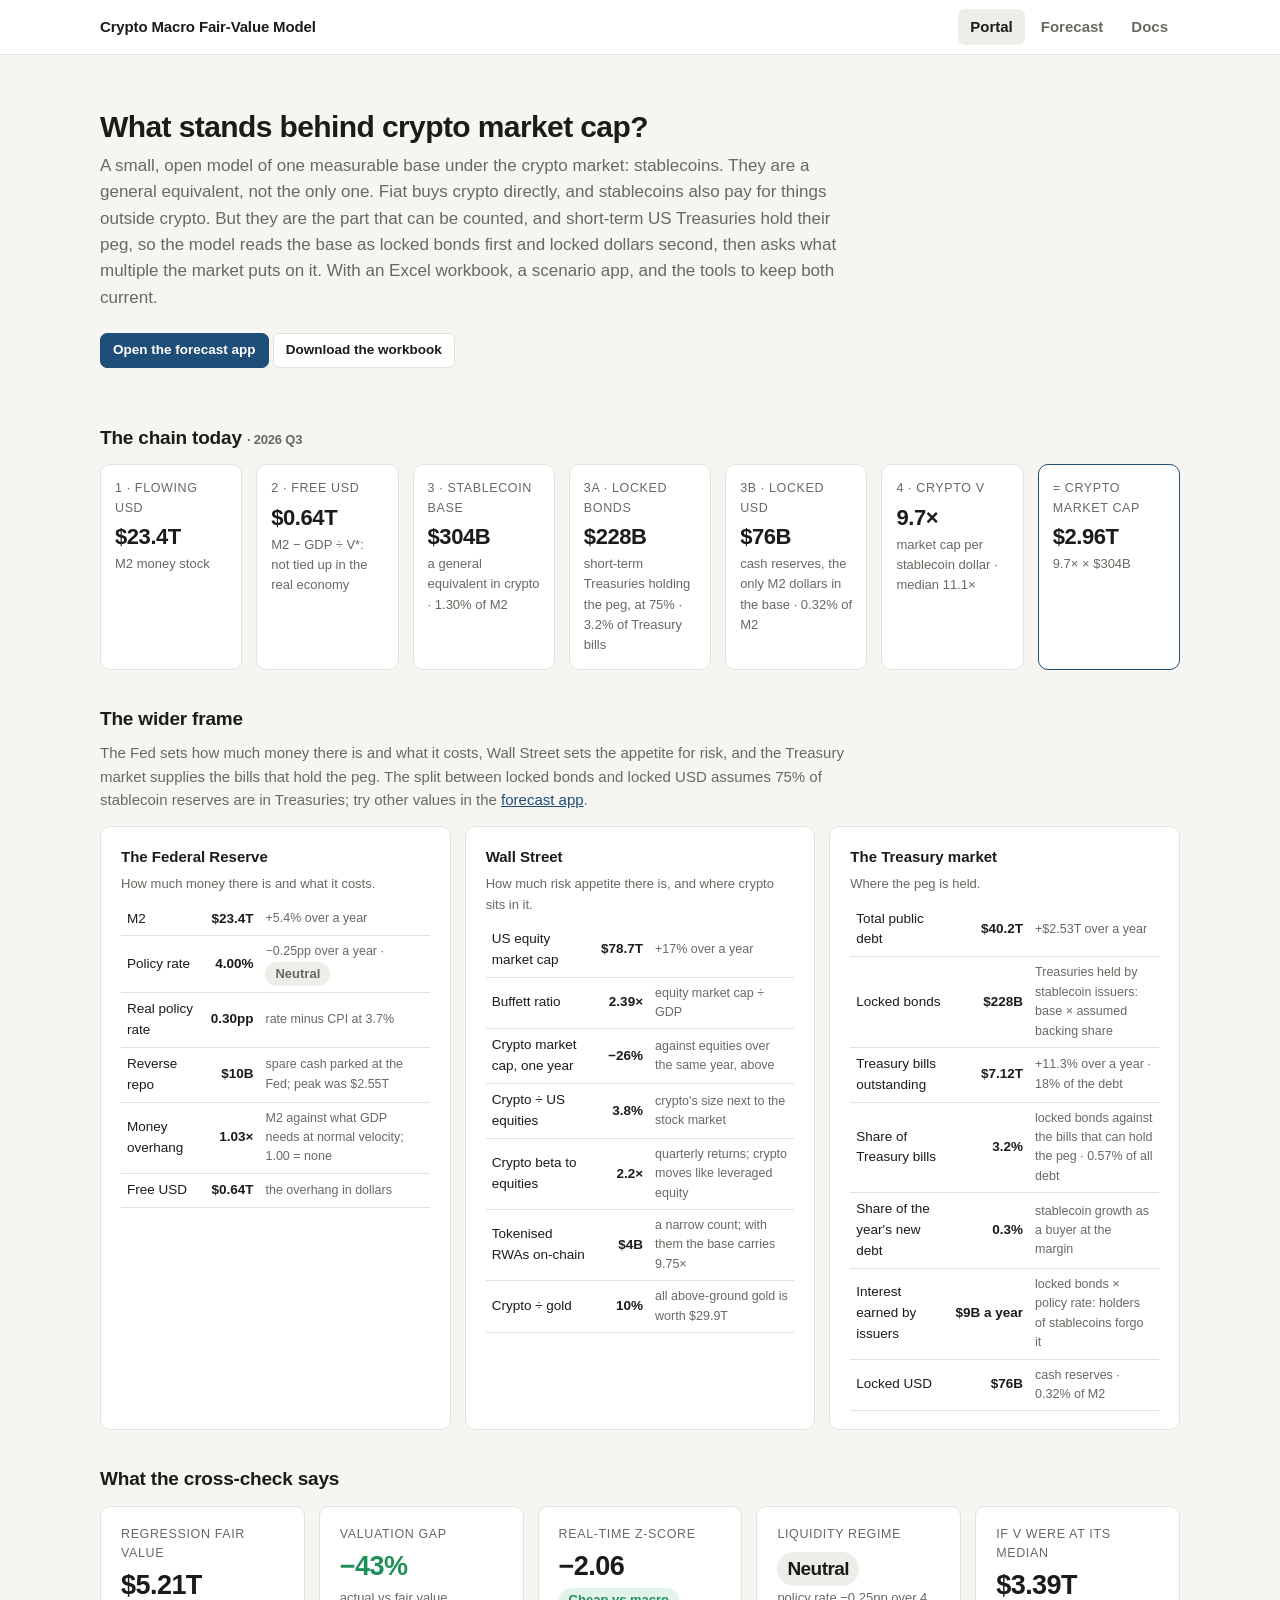
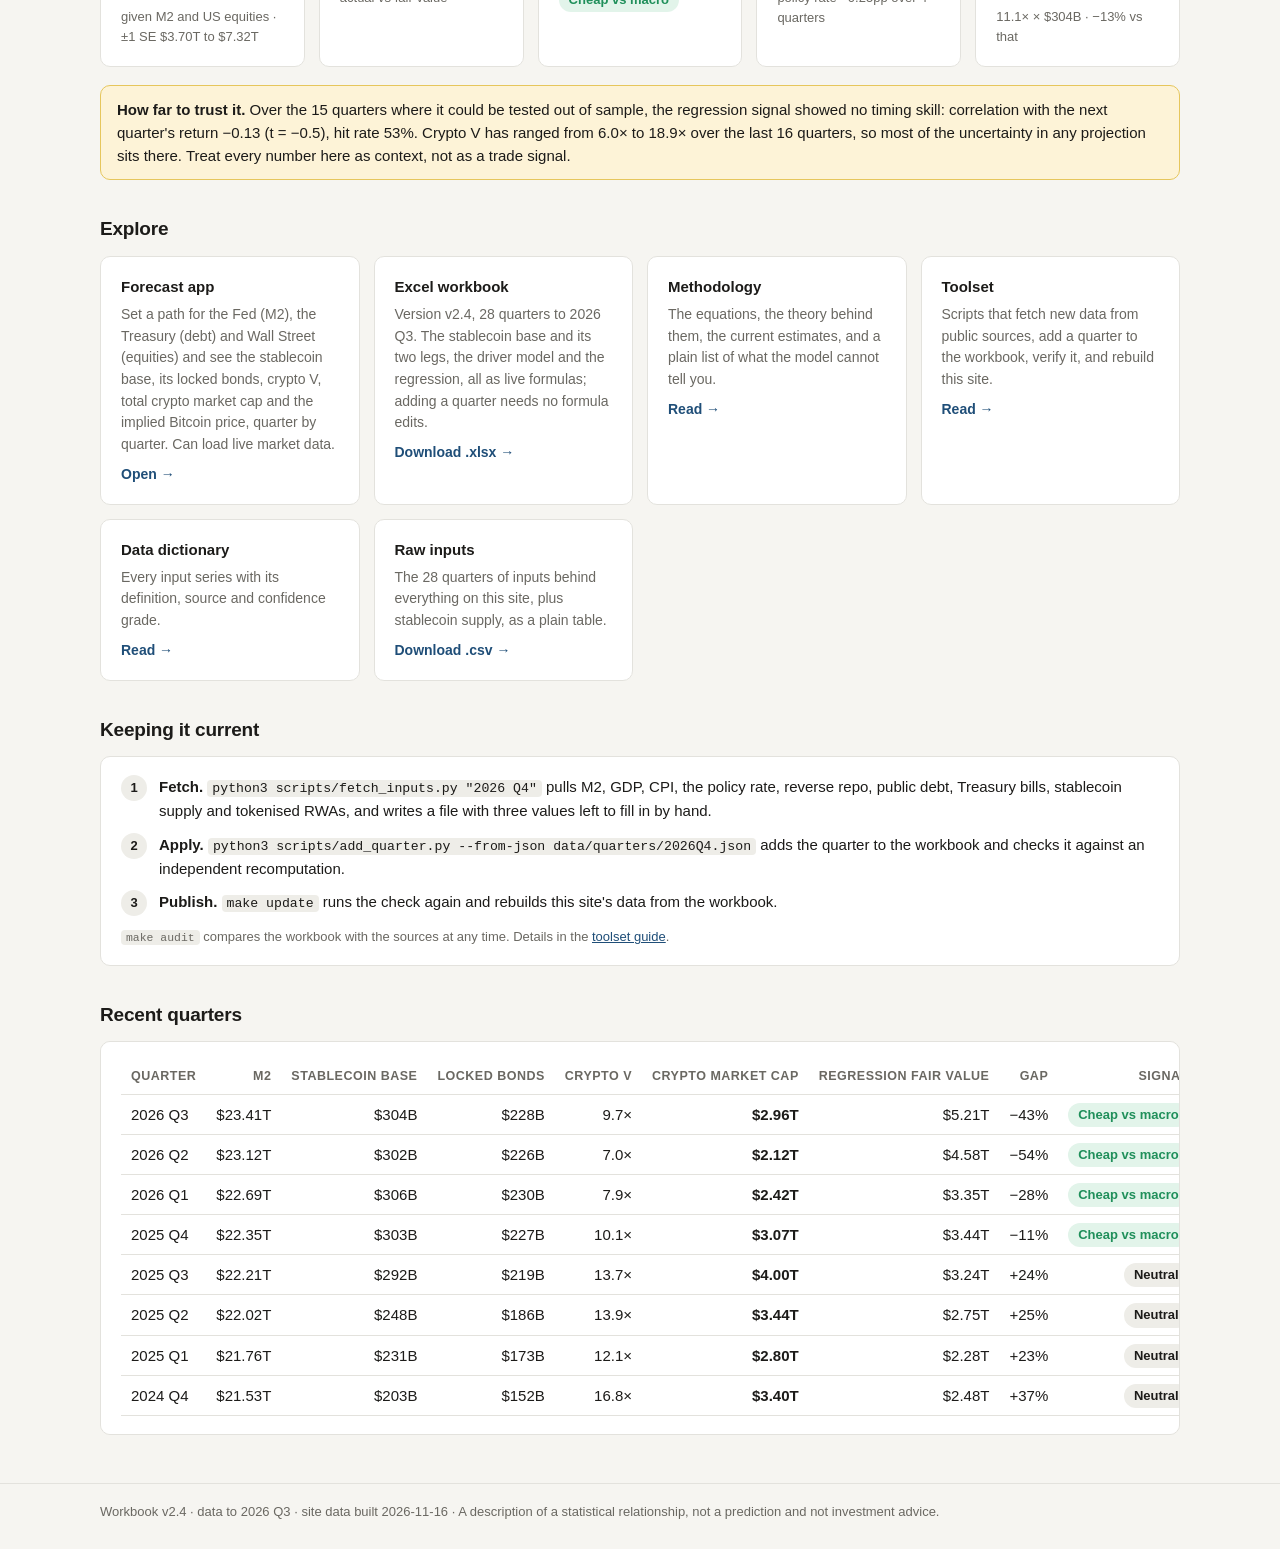
<file: site/index.html>
<!doctype html>
<html lang="en">
<head>
<meta charset="utf-8">
<meta name="viewport" content="width=device-width, initial-scale=1">
<title>Crypto Macro Fair-Value Model</title>
<link rel="stylesheet" href="assets/style.css">
</head>
<body>
<main class="wrap">
  <section class="hero">
    <h1>What stands behind crypto market cap?</h1>
    <p class="lede">A small, open model of one measurable base under the crypto market: stablecoins. They are a general equivalent, not the only one. Fiat buys crypto directly, and stablecoins also pay for things outside crypto. But they are the part that can be counted, and short-term US Treasuries hold their peg, so the model reads the base as locked bonds first and locked dollars second, then asks what multiple the market puts on it. With an Excel workbook, a scenario app, and the tools to keep both current.</p>
    <p><a class="btn primary" href="forecast.html">Open the forecast app</a> <a class="btn" href="downloads/crypto_model_v2.xlsx" download>Download the workbook</a></p>
  </section>

  <h2>The chain today <span class="muted small" id="asof"></span></h2>
  <section class="grid chain" id="chain"></section>

  <h2>The wider frame</h2>
  <p class="muted" style="max-width:780px;margin-top:-4px">The Fed sets how much money there is and what it costs, Wall Street sets the appetite for risk, and the Treasury market supplies the bills that hold the peg. The split between locked bonds and locked USD assumes <span id="backing"></span> of stablecoin reserves are in Treasuries; try other values in the <a href="forecast.html">forecast app</a>.</p>
  <section class="grid lenses" id="lenses"></section>

  <h2>What the cross-check says</h2>
  <section class="grid kpis" id="reg"></section>
  <div class="callout" id="verdict"></div>

  <h2>Explore</h2>
  <section class="grid cards">
    <a class="panel card" href="forecast.html"><h3>Forecast app</h3><p>Set a path for the Fed (M2), the Treasury (debt) and Wall Street (equities) and see the stablecoin base, its locked bonds, crypto V, total crypto market cap and the implied Bitcoin price, quarter by quarter. Can load live market data.</p><span class="go">Open →</span></a>
    <a class="panel card" href="downloads/crypto_model_v2.xlsx" download><h3>Excel workbook</h3><p id="wb-card"></p><span class="go">Download .xlsx →</span></a>
    <a class="panel card" href="docs.html?doc=methodology"><h3>Methodology</h3><p>The equations, the theory behind them, the current estimates, and a plain list of what the model cannot tell you.</p><span class="go">Read →</span></a>
    <a class="panel card" href="docs.html?doc=toolset"><h3>Toolset</h3><p>Scripts that fetch new data from public sources, add a quarter to the workbook, verify it, and rebuild this site.</p><span class="go">Read →</span></a>
    <a class="panel card" href="docs.html?doc=data-dictionary"><h3>Data dictionary</h3><p>Every input series with its definition, source and confidence grade.</p><span class="go">Read →</span></a>
    <a class="panel card" href="data/model-inputs.csv" download><h3>Raw inputs</h3><p id="csv-card"></p><span class="go">Download .csv →</span></a>
  </section>

  <h2>Keeping it current</h2>
  <div class="panel">
    <ol class="steps">
      <li><b>Fetch.</b> <code>python3 scripts/fetch_inputs.py "2026 Q4"</code> pulls M2, GDP, CPI, the policy rate, reverse repo, public debt, Treasury bills, stablecoin supply and tokenised RWAs, and writes a file with three values left to fill in by hand.</li>
      <li><b>Apply.</b> <code>python3 scripts/add_quarter.py --from-json data/quarters/2026Q4.json</code> adds the quarter to the workbook and checks it against an independent recomputation.</li>
      <li><b>Publish.</b> <code>make update</code> runs the check again and rebuilds this site's data from the workbook.</li>
    </ol>
    <p class="small muted" style="margin:12px 0 0"><code>make audit</code> compares the workbook with the sources at any time. Details in the <a href="docs.html?doc=toolset">toolset guide</a>.</p>
  </div>

  <h2>Recent quarters</h2>
  <div class="panel scroll"><table id="recent"></table></div>
</main>

<script src="data/model-data.js"></script>
<script src="assets/model.js"></script>
<script src="assets/site.js"></script>
<script>
(function () {
  "use strict";
  const $ = id => document.getElementById(id), { fmt, signalClass } = Site;
  const { B, X, SH, kpi } = Site, BACKING = MODEL_DATA.params.treasury_backing;
  const model = CryptoModel.compute(MODEL_DATA), L = model.latest, bt = model.backtest;
  const fm = CryptoModel.flow(MODEL_DATA, MODEL_DATA.params.v_lookback), F = fm.latest, VS = fm.stats;

  $("backing").textContent = Math.round(BACKING * 100) + "%";
  $("asof").textContent = "· " + F.quarter;
  $("chain").innerHTML = Site.chain(fm, BACKING, null);
  $("lenses").innerHTML = Site.lenses(CryptoModel.macro(MODEL_DATA, BACKING));

  $("reg").innerHTML =
    kpi("Regression fair value", fmt.t2(L.fv), `given M2 and US equities · ±1 SE ${fmt.t2(L.lo)} to ${fmt.t2(L.hi)}`) +
    kpi("Valuation gap", fmt.pct(L.gap), "actual vs fair value", L.gap < 0 ? "good-t" : "bad-t") +
    kpi("Real-time Z-score", fmt.num(L.rtZ), `<span class="pill ${signalClass(L.signal)}">${L.signal}</span>`) +
    kpi("Liquidity regime", `<span class="pill ${signalClass(L.regime)}" style="font-size:19px">${L.regime}</span>`, `policy rate ${fmt.num(L.rateChange)}pp over 4 quarters`) +
    kpi("If V were at its median", fmt.t2(F.implied), `${X(VS.med)} × ${B(F.base)} · ${fmt.pct(F.actual / F.implied - 1)} vs that`);
  $("verdict").innerHTML = `<b>How far to trust it.</b> Over the ${bt.n} quarters where it could be tested out of sample, the regression signal showed no timing skill: ` +
    `correlation with the next quarter's return ${fmt.num(bt.corr)} (t = ${fmt.num(bt.t, 1)}), hit rate ${Math.round(bt.hit * 100)}%. ` +
    `Crypto V has ranged from ${X(VS.min)} to ${X(VS.max)} over the last ${VS.lookback} quarters, so most of the uncertainty in any projection sits there. Treat every number here as context, not as a trade signal.`;
  $("wb-card").textContent = `Version ${MODEL_DATA.version}, ${model.n} quarters to ${MODEL_DATA.latest}. The stablecoin base and its two legs, the driver model and the regression, all as live formulas; adding a quarter needs no formula edits.`;
  $("csv-card").textContent = `The ${model.n} quarters of inputs behind everything on this site, plus stablecoin supply, as a plain table.`;

  const byQ = Object.fromEntries(fm.rows.map(r => [r.quarter, r]));
  $("recent").innerHTML = "<tr><th>Quarter</th><th>M2</th><th>Stablecoin base</th><th>Locked bonds</th><th>Crypto V</th><th>Crypto market cap</th><th>Regression fair value</th><th>Gap</th><th>Signal</th></tr>" +
    model.rows.slice(-8).reverse().map(r => { const f = byQ[r.quarter] || {};
      return `<tr><td>${r.quarter}</td><td>${fmt.t2(r.m2)}</td><td>${f.base ? B(f.base) : "–"}</td><td>${f.base ? B(f.base * BACKING) : "–"}</td><td>${f.v ? X(f.v) : "–"}</td>` +
        `<td><b>${fmt.t2(r.actual)}</b></td><td>${fmt.t2(r.fv)}</td><td>${fmt.pct(r.gap)}</td><td><span class="pill ${signalClass(r.signal)}">${r.signal || "–"}</span></td></tr>`; }).join("");
})();
</script>
</body>
</html>
</file>
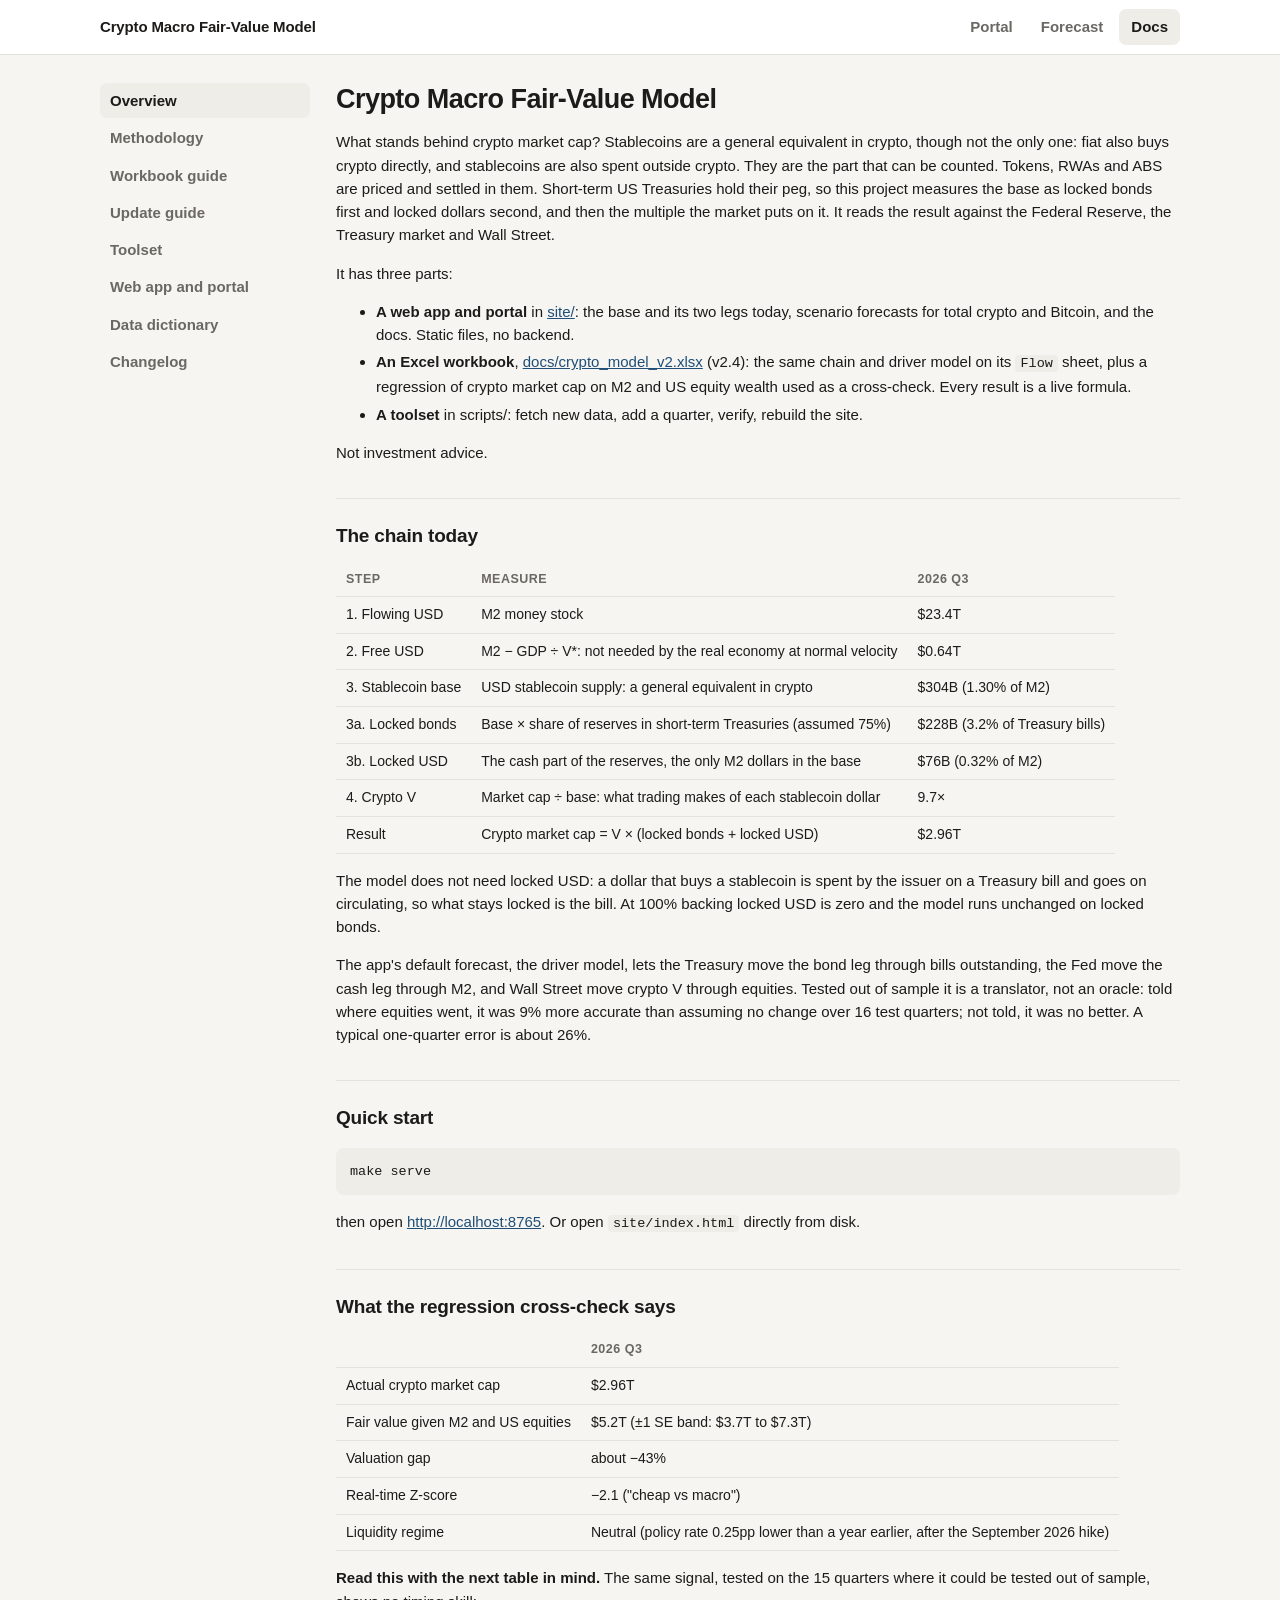
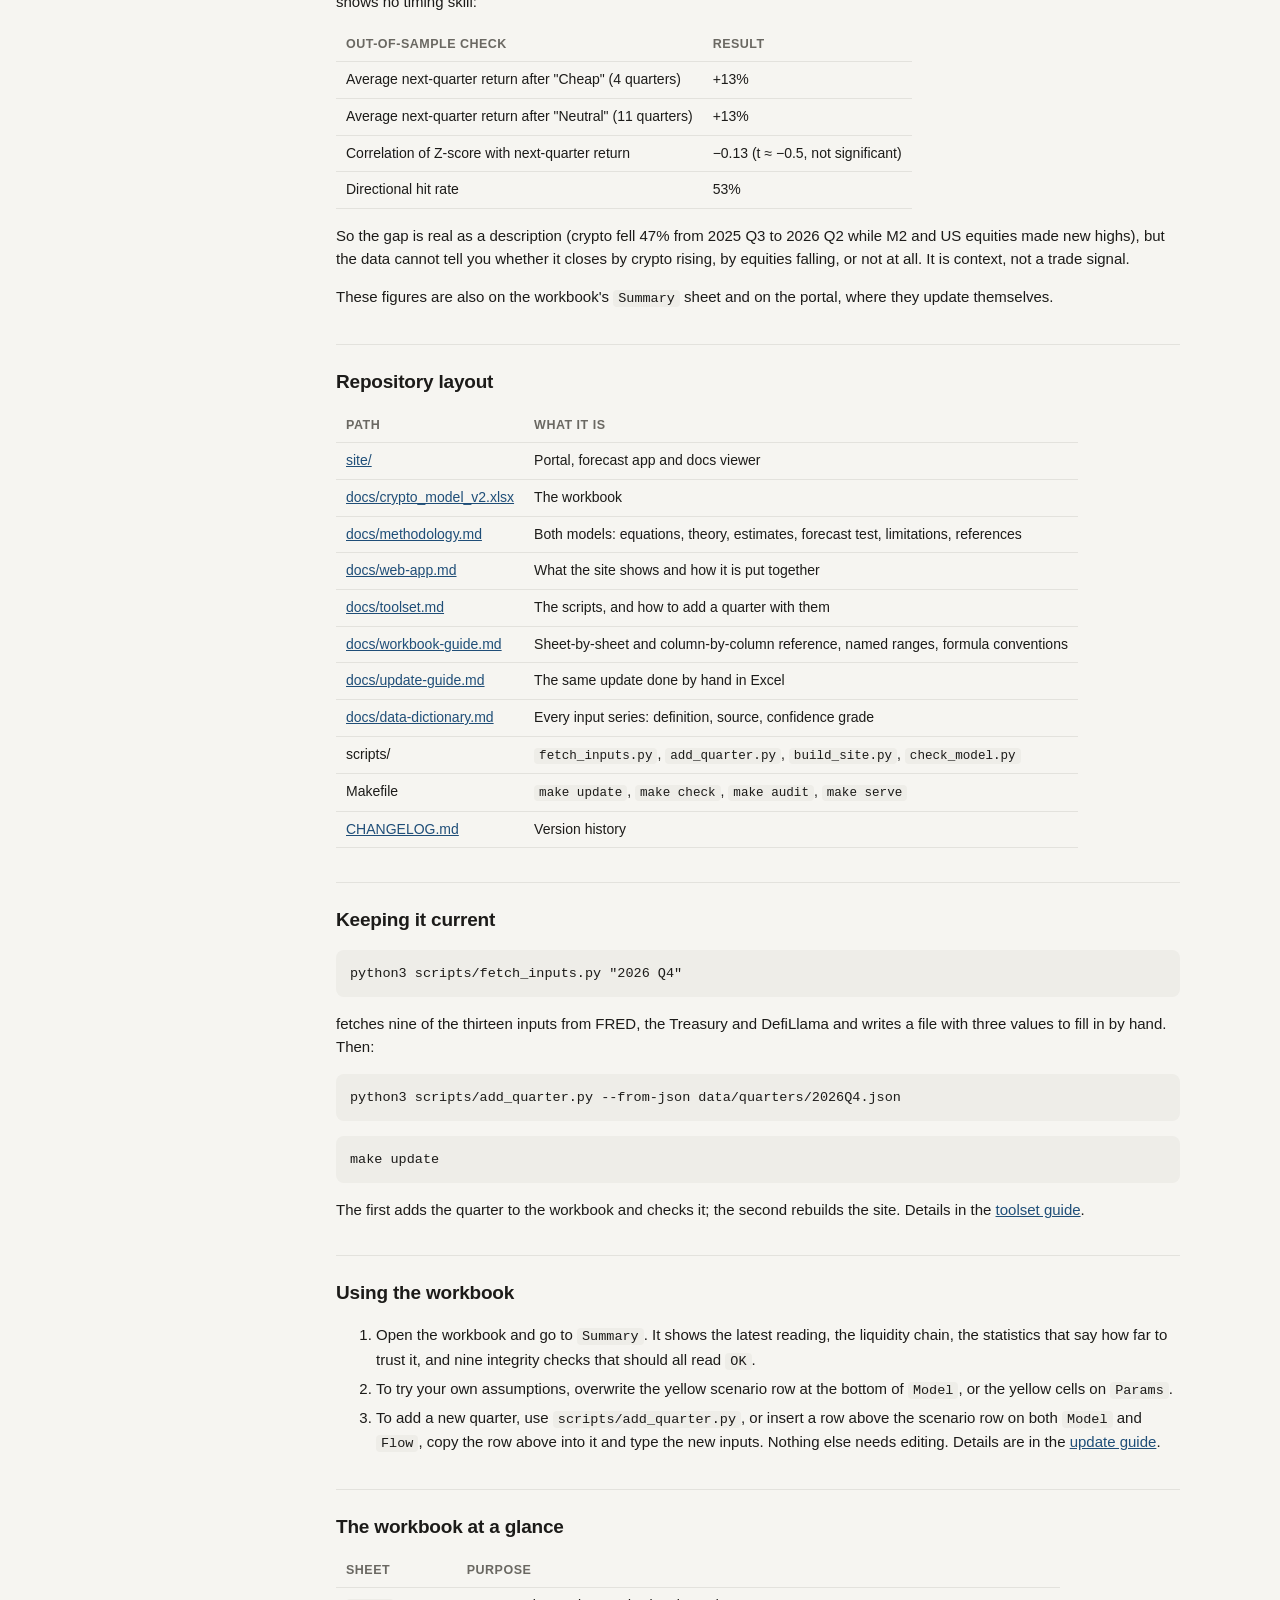
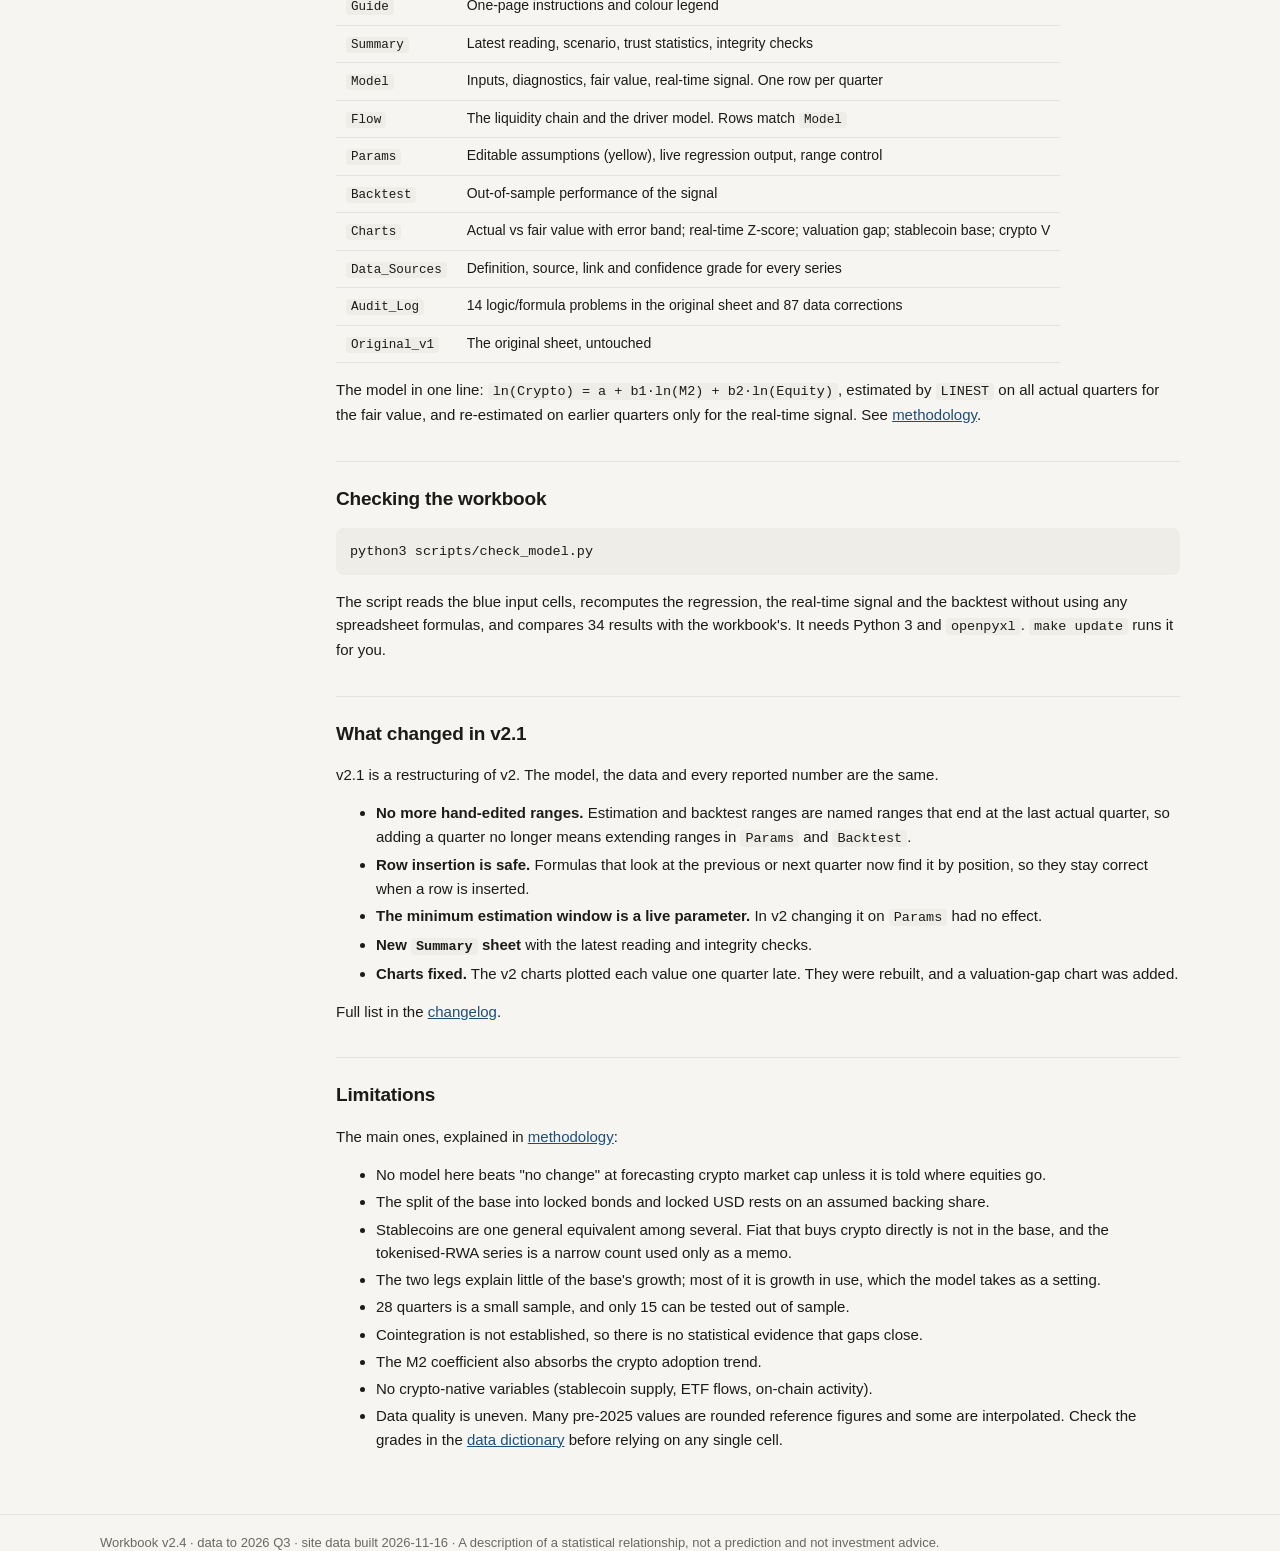
<file: site/docs.html>
<!doctype html>
<html lang="en">
<head>
<meta charset="utf-8">
<meta name="viewport" content="width=device-width, initial-scale=1">
<title>Docs · Crypto Macro Fair-Value Model</title>
<link rel="stylesheet" href="assets/style.css">
</head>
<body>
<main class="wrap docs">
  <aside id="toc"></aside>
  <article class="md" id="doc"></article>
</main>
<script src="data/model-data.js"></script>
<script src="data/docs.js"></script>
<script src="assets/site.js"></script>
<script>
(function () {
  "use strict";
  const esc = s => s.replace(/&/g, "&amp;").replace(/</g, "&lt;").replace(/>/g, "&gt;");
  const byPath = Object.fromEntries(DOCS.map(d => [d.path, d.slug]));
  const slugify = s => s.toLowerCase().replace(/[^\w\s-]/g, "").trim().replace(/\s+/g, "-");

  function link(text, href, from) {
    if (/^(https?:|mailto:)/.test(href)) return `<a href="${href}" target="_blank" rel="noopener">${text}</a>`;
    if (href.startsWith("#")) return `<a href="${href}">${text}</a>`;
    const [file, hash] = href.split("#");
    const base = from.includes("/") ? from.slice(0, from.lastIndexOf("/") + 1) : "";
    const parts = [];
    (base + file).split("/").forEach(p => { if (p === "..") parts.pop(); else if (p && p !== ".") parts.push(p); });
    const path = parts.join("/");
    if (byPath[path]) return `<a href="docs.html?doc=${byPath[path]}${hash ? "#" + hash : ""}">${text}</a>`;
    if (path.endsWith(".xlsx")) return `<a href="downloads/${path.split("/").pop()}" download>${text}</a>`;
    if (path.startsWith("site/")) return `<a href="${path.slice(5)}">${text}</a>`;
    return text;                                   // a file that is not part of the site
  }

  function inline(s, from) {
    const codes = [];
    s = esc(s).replace(/`([^`]+)`/g, (_, c) => { codes.push(c); return "\u0000" + (codes.length - 1) + "\u0000"; });
    s = s.replace(/\[([^\]]+)\]\(([^)\s]+)\)/g, (_, t, h) => link(t, h, from))
      .replace(/\*\*([^*]+)\*\*/g, "<b>$1</b>").replace(/(^|[\s(])\*([^*\s][^*]*)\*/g, "$1<i>$2</i>")
      .replace(/(^|\s)(https?:\/\/[^\s<]+[^\s<.,)])/g, '$1<a href="$2" target="_blank" rel="noopener">$2</a>');
    return s.replace(/\u0000(\d+)\u0000/g, (_, i) => `<code>${codes[+i]}</code>`);
  }

  function render(md, from) {
    const lines = md.split("\n"), out = [];
    let i = 0;
    const cells = l => l.trim().replace(/^\||\|$/g, "").split("|").map(c => c.trim());
    while (i < lines.length) {
      const l = lines[i];
      if (/^```/.test(l)) {
        const buf = [];
        for (i++; i < lines.length && !/^```/.test(lines[i]); i++) buf.push(lines[i]);
        out.push(`<pre><code>${esc(buf.join("\n"))}</code></pre>`); i++;
      } else if (/^#{1,4} /.test(l)) {
        const n = l.match(/^#+/)[0].length, t = l.slice(n + 1);
        out.push(`<h${n} id="${slugify(t)}">${inline(t, from)}</h${n}>`); i++;
      } else if (/^\|/.test(l) && /^\|[\s:|-]+\|?\s*$/.test(lines[i + 1] || "")) {
        const head = cells(l), rows = [];
        for (i += 2; i < lines.length && /^\|/.test(lines[i]); i++) rows.push(cells(lines[i]));
        out.push("<table><tr>" + head.map(c => `<th>${inline(c, from)}</th>`).join("") + "</tr>" +
          rows.map(r => "<tr>" + r.map(c => `<td>${inline(c, from)}</td>`).join("") + "</tr>").join("") + "</table>");
      } else if (/^\s*([-*]|\d+\.) /.test(l)) {
        const ordered = /^\s*\d+\./.test(l), items = [];
        for (; i < lines.length && (/^\s*([-*]|\d+\.) /.test(lines[i]) || (/^\s{2,}\S/.test(lines[i]) && items.length)); i++) {
          if (/^\s*([-*]|\d+\.) /.test(lines[i]) && !/^\s{2,}/.test(lines[i])) items.push(lines[i].replace(/^\s*([-*]|\d+\.) /, ""));
          else items[items.length - 1] += (/^\s*([-*]|\d+\.) /.test(lines[i]) ? "<br>• " + lines[i].replace(/^\s*([-*]|\d+\.) /, "") : " " + lines[i].trim());
        }
        out.push(`<${ordered ? "ol" : "ul"}>` + items.map(t => `<li>${inline(t, from).replace(/&lt;br&gt;/g, "<br>")}</li>`).join("") + `</${ordered ? "ol" : "ul"}>`);
      } else if (/^> ?/.test(l)) {
        const buf = [];
        for (; i < lines.length && /^> ?/.test(lines[i]); i++) buf.push(lines[i].replace(/^> ?/, ""));
        out.push(`<blockquote>${inline(buf.join(" "), from)}</blockquote>`);
      } else if (!l.trim()) { i++; } else {
        const buf = [];
        for (; i < lines.length && lines[i].trim() && !/^(#{1,4} |```|\||> ?|\s*([-*]|\d+\.) )/.test(lines[i]); i++) buf.push(lines[i]);
        out.push(`<p>${inline(buf.join(" "), from)}</p>`);
      }
    }
    return out.join("\n");
  }

  const slug = new URLSearchParams(location.search).get("doc") || DOCS[0].slug;
  const doc = DOCS.find(d => d.slug === slug) || DOCS[0];
  document.getElementById("toc").innerHTML = DOCS.map(d => `<a href="docs.html?doc=${d.slug}"${d === doc ? ' aria-current="page"' : ""}>${d.title}</a>`).join("");
  document.getElementById("doc").innerHTML = render(doc.md, doc.path);
  document.title = doc.title + " · Crypto Macro Fair-Value Model";
  if (location.hash) { const t = document.getElementById(location.hash.slice(1)); if (t) t.scrollIntoView(); }
})();
</script>
</body>
</html>
</file>
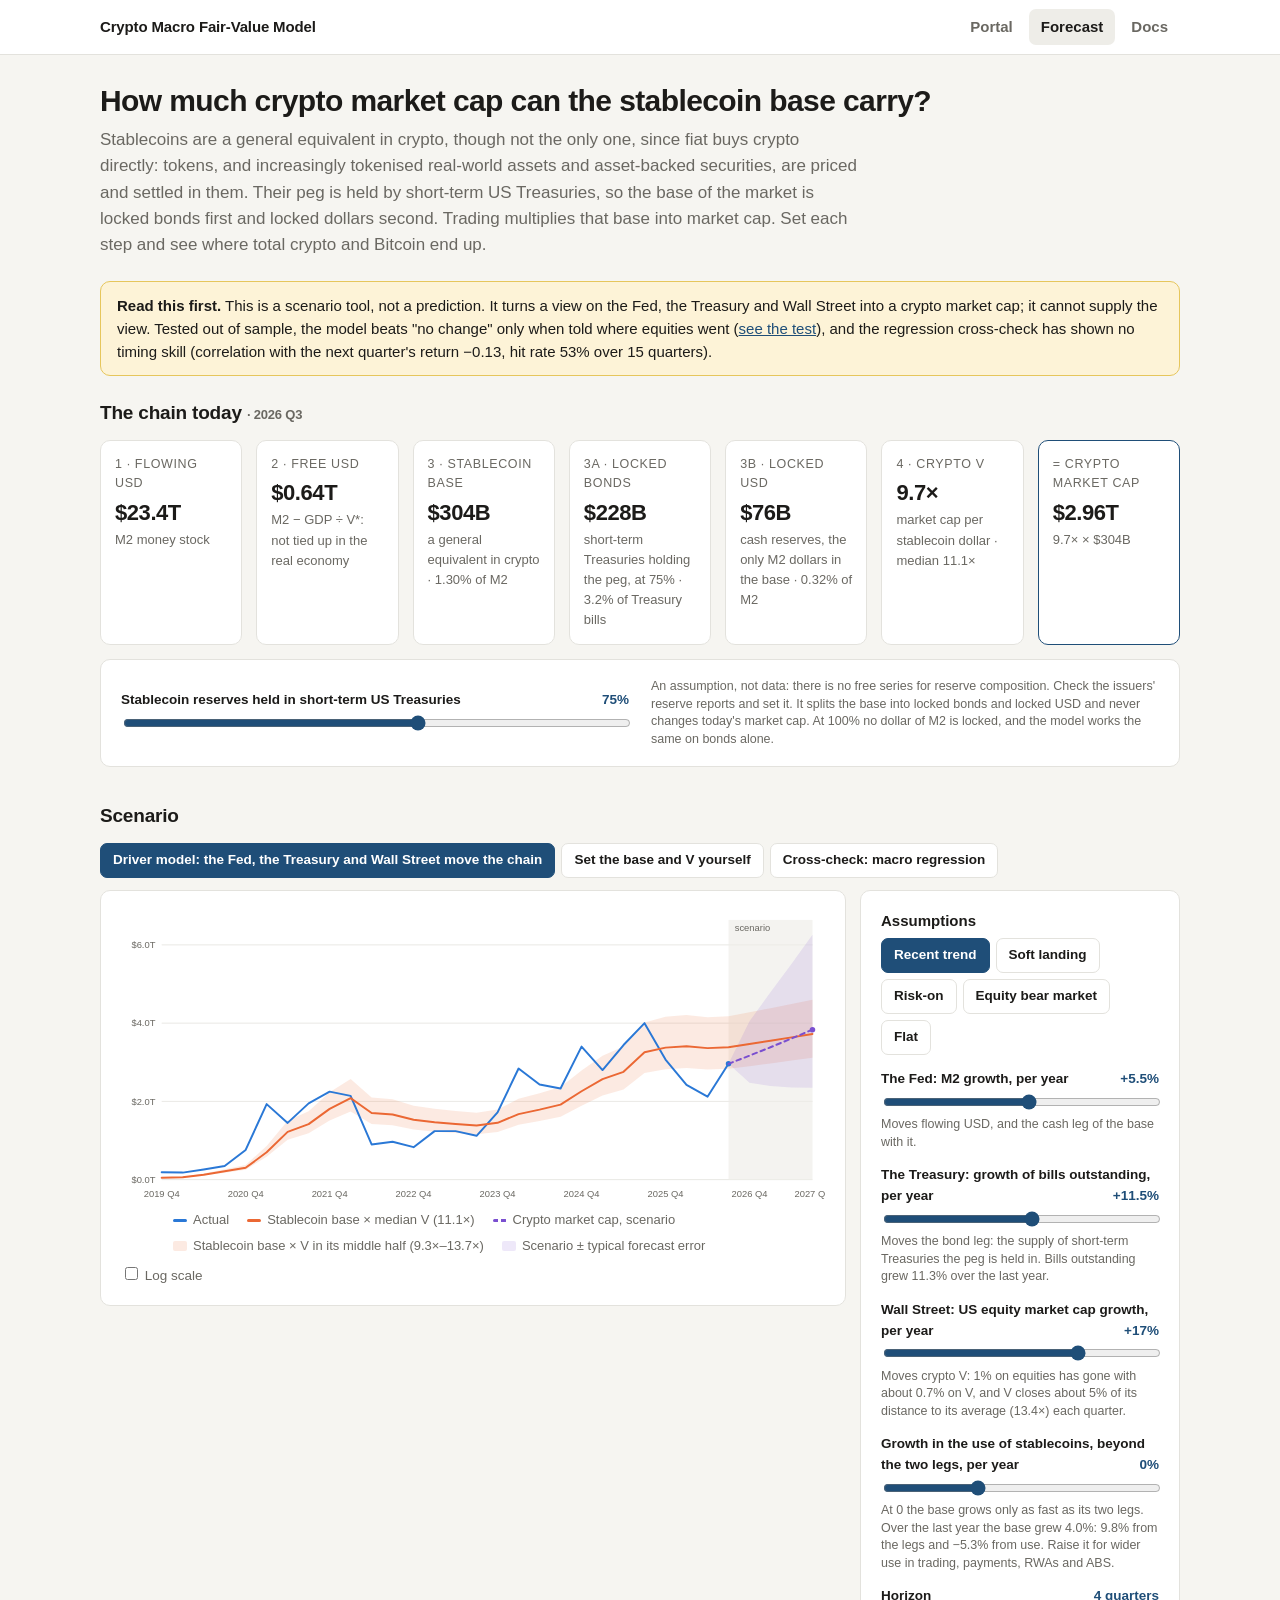
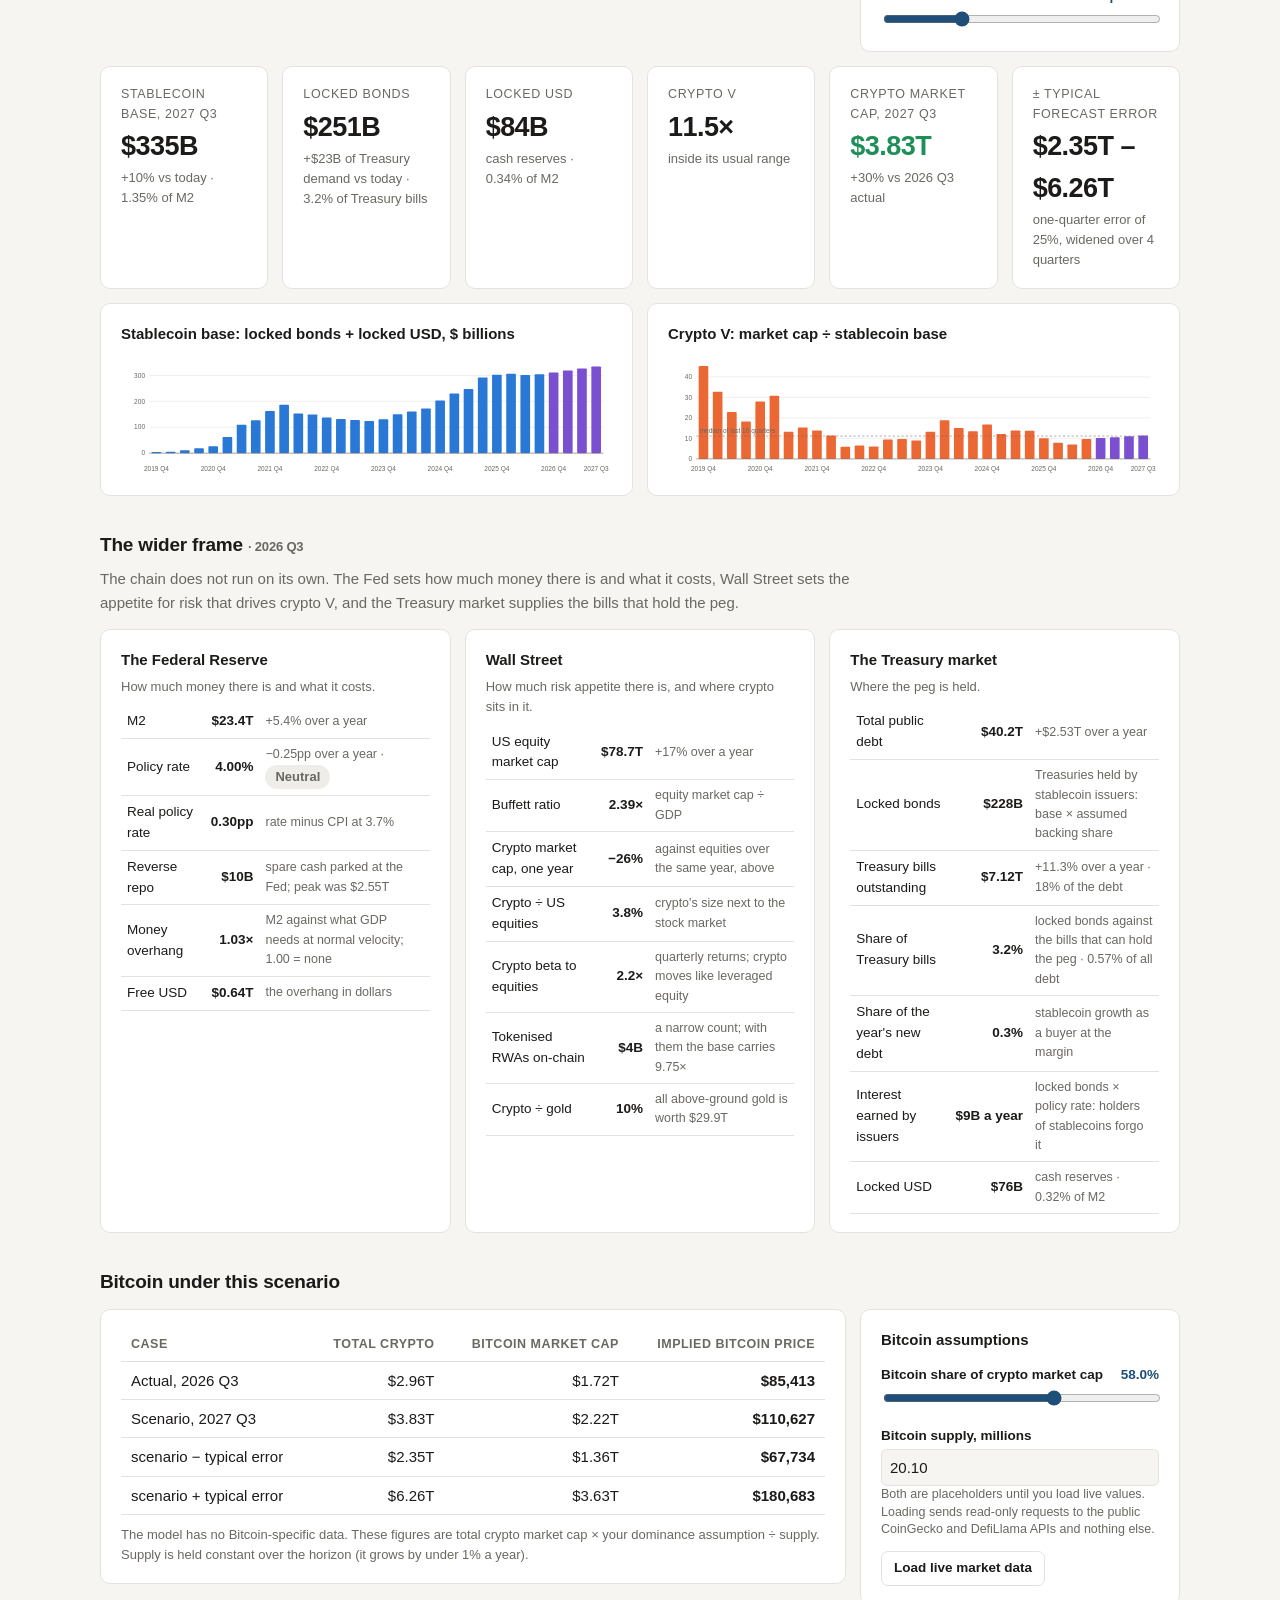
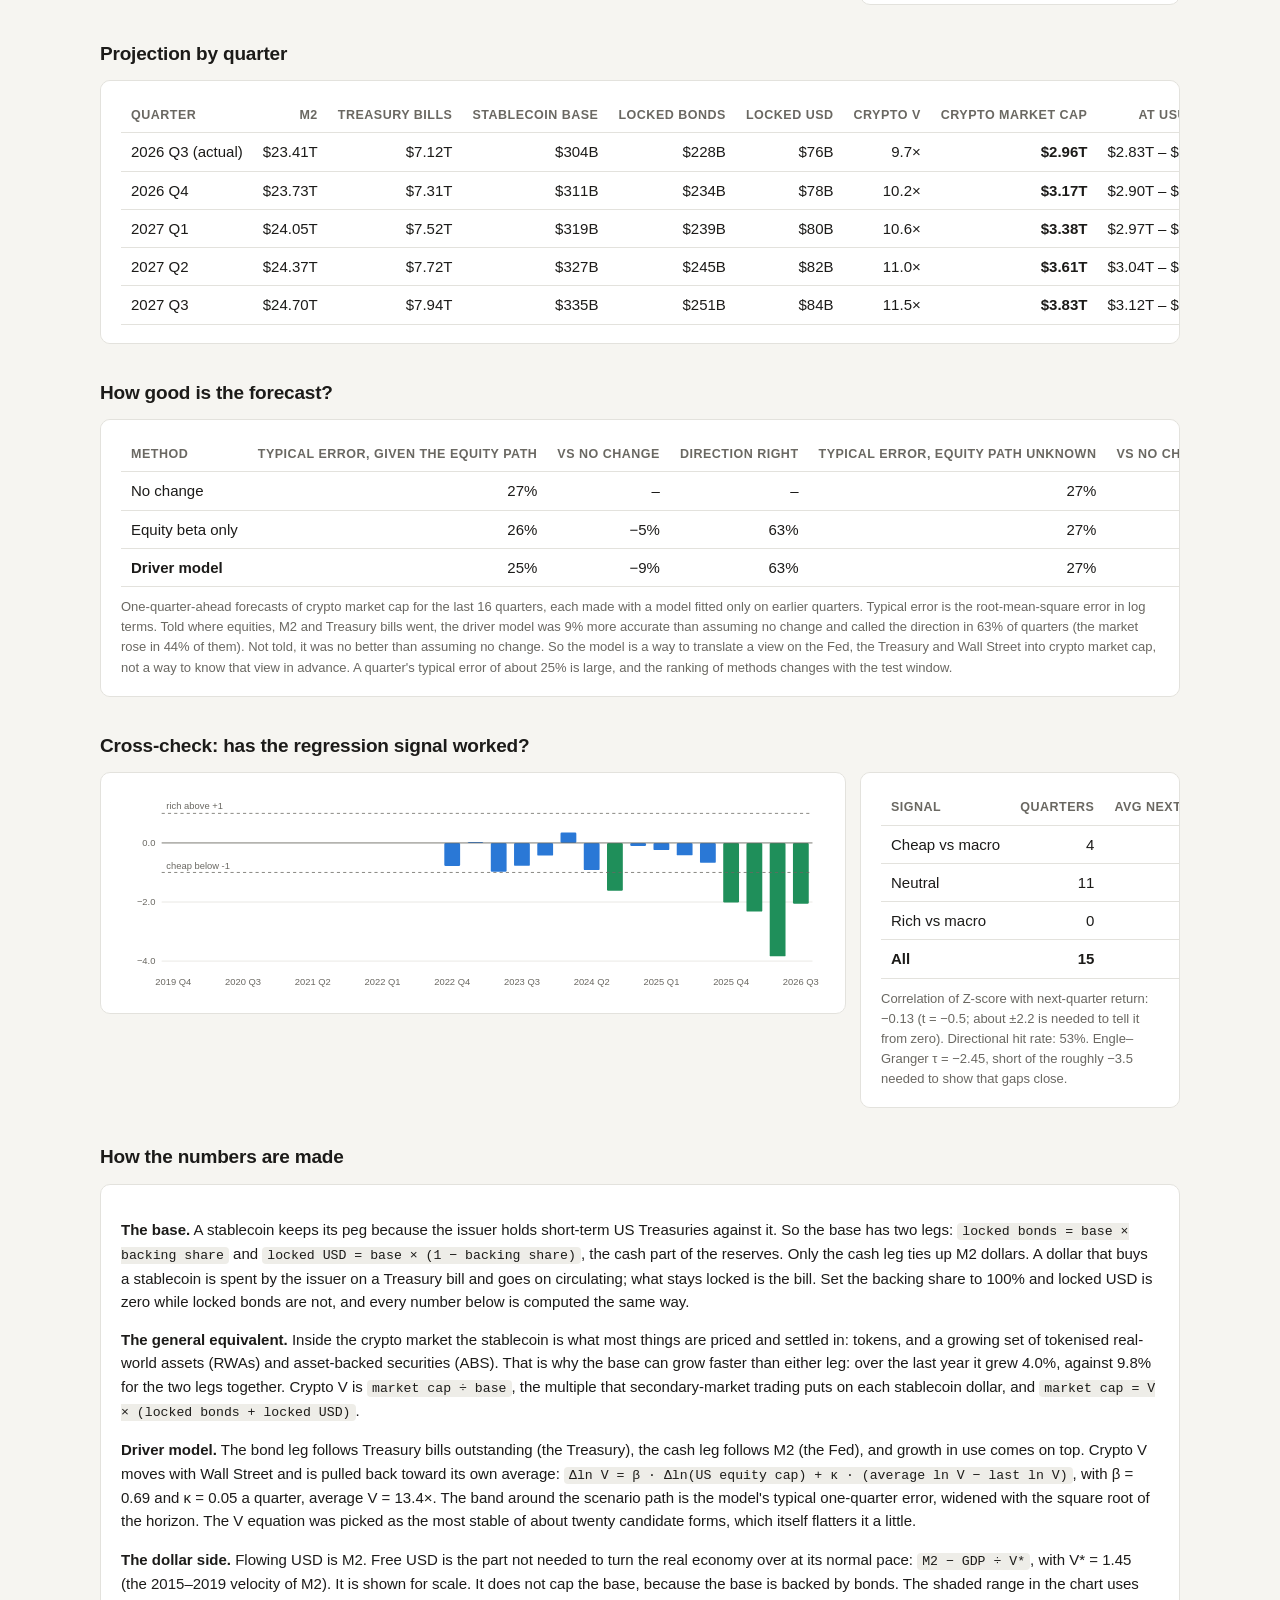
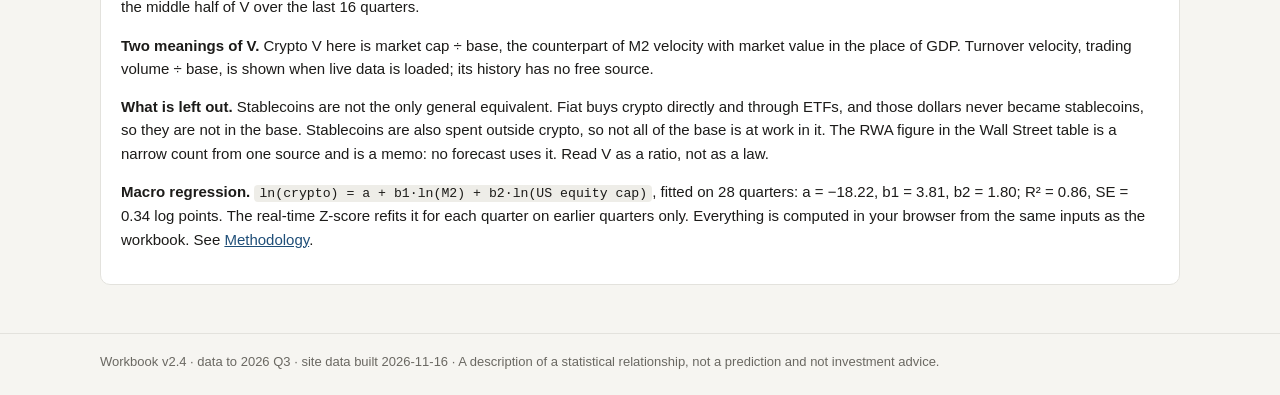
<file: site/forecast.html>
<!doctype html>
<html lang="en">
<head>
<meta charset="utf-8">
<meta name="viewport" content="width=device-width, initial-scale=1">
<title>Forecast scenarios · Crypto Macro Fair-Value Model</title>
<link rel="stylesheet" href="assets/style.css">
</head>
<body>
<main class="wrap">
  <h1>How much crypto market cap can the stablecoin base carry?</h1>
  <p class="lede">Stablecoins are a general equivalent in crypto, though not the only one, since fiat buys crypto directly: tokens, and increasingly tokenised real-world assets and asset-backed securities, are priced and settled in them. Their peg is held by short-term US Treasuries, so the base of the market is locked bonds first and locked dollars second. Trading multiplies that base into market cap. Set each step and see where total crypto and Bitcoin end up.</p>

  <div class="callout"><b>Read this first.</b> This is a scenario tool, not a prediction. It turns a view on the Fed, the Treasury and Wall Street into a crypto market cap; it cannot supply the view. Tested out of sample, the model beats "no change" only when told where equities went (<a href="#tour">see the test</a>), and the regression cross-check has shown no timing skill (<span id="bt-inline"></span>).</div>

  <h2 style="margin-top:22px">The chain today <span class="muted small" id="chain-q"></span></h2>
  <section class="grid chain" id="chain"></section>

  <div class="panel controls" style="margin-top:14px;display:grid;grid-template-columns:repeat(auto-fit,minmax(240px,1fr));gap:6px 22px;align-items:center">
    <div><label style="margin-top:0">Stablecoin reserves held in short-term US Treasuries <span id="bk-v"></span></label>
    <input type="range" id="bk" min="40" max="100" step="5"></div>
    <div class="hint">An assumption, not data: there is no free series for reserve composition. Check the issuers' reserve reports and set it. It splits the base into locked bonds and locked USD and never changes today's market cap. At 100% no dollar of M2 is locked, and the model works the same on bonds alone.</div>
  </div>

  <h2>Scenario</h2>
  <div class="presets" id="models" style="margin-bottom:12px">
    <button data-m="drv">Driver model: the Fed, the Treasury and Wall Street move the chain</button>
    <button data-m="flow">Set the base and V yourself</button>
    <button data-m="reg">Cross-check: macro regression</button>
  </div>
  <div class="grid two">
    <div class="panel">
      <div id="main-chart"></div>
      <div class="toggle" style="margin-top:8px"><label><input type="checkbox" id="log"> Log scale</label></div>
    </div>

    <div class="panel controls" id="ctl-drv">
      <h3>Assumptions</h3>
      <div class="presets" id="presets-drv"></div>
      <label>The Fed: M2 growth, per year <span id="dm2-v"></span></label>
      <input type="range" id="dm2" min="-5" max="15" step="0.5">
      <div class="hint">Moves flowing USD, and the cash leg of the base with it.</div>
      <label>The Treasury: growth of bills outstanding, per year <span id="ddb-v"></span></label>
      <input type="range" id="ddb" min="-10" max="30" step="0.5">
      <div class="hint" id="ddb-hint"></div>
      <label>Wall Street: US equity market cap growth, per year <span id="deq-v"></span></label>
      <input type="range" id="deq" min="-40" max="40" step="1">
      <div class="hint" id="deq-hint"></div>
      <label>Growth in the use of stablecoins, beyond the two legs, per year <span id="dad-v"></span></label>
      <input type="range" id="dad" min="-30" max="60" step="1">
      <div class="hint" id="dad-hint"></div>
      <label>Horizon <span id="dhz-v"></span></label>
      <input type="range" id="dhz" min="1" max="12" step="1">
    </div>

    <div class="panel controls" id="ctl-flow" hidden>
      <h3>Assumptions</h3>
      <div class="presets" id="presets-flow"></div>
      <label>Stablecoin base: growth per year <span id="bg-v"></span></label>
      <input type="range" id="bg" min="-30" max="80" step="1">
      <div class="hint" id="bg-hint"></div>
      <label>Crypto V at the horizon <span id="v-v"></span></label>
      <input type="range" id="v" min="3" max="35" step="0.01">
      <div class="hint" id="v-hint"></div>
      <label>Horizon <span id="fhz-v"></span></label>
      <input type="range" id="fhz" min="1" max="12" step="1">
    </div>

    <div class="panel controls" id="ctl-reg" hidden>
      <h3>Assumptions</h3>
      <div class="presets" id="presets-reg"></div>
      <label>M2 growth, per year <span id="m2-v"></span></label>
      <input type="range" id="m2" min="-5" max="15" step="0.5">
      <label>US equity market cap growth, per year <span id="eq-v"></span></label>
      <input type="range" id="eq" min="-40" max="40" step="1">
      <label>Horizon <span id="hz-v"></span></label>
      <input type="range" id="hz" min="1" max="12" step="1">
      <label>Share of today's gap that closes each quarter <span id="cl-v"></span></label>
      <input type="range" id="cl" min="0" max="50" step="5">
      <div class="hint">At 0% the gap between actual and fair value stays as it is. That is the setting the evidence supports: there is no statistical sign that gaps close.</div>
    </div>
  </div>

  <section class="grid kpis" id="result" style="margin-top:14px"></section>

  <div id="flow-extra">
    <div class="grid" style="grid-template-columns:repeat(auto-fit,minmax(340px,1fr));margin-top:14px">
      <div class="panel"><h3>Stablecoin base: locked bonds + locked USD, $ billions</h3><div id="locked-chart"></div></div>
      <div class="panel"><h3>Crypto V: market cap ÷ stablecoin base</h3><div id="v-chart"></div></div>
    </div>
  </div>

  <h2>The wider frame <span class="muted small" id="macro-q"></span></h2>
  <p class="muted" style="max-width:780px;margin-top:-4px">The chain does not run on its own. The Fed sets how much money there is and what it costs, Wall Street sets the appetite for risk that drives crypto V, and the Treasury market supplies the bills that hold the peg.</p>
  <section class="grid lenses" id="lenses"></section>

  <h2>Bitcoin under this scenario</h2>
  <div class="grid two">
    <div class="panel scroll">
      <table id="btc-table"></table>
      <p class="small muted" style="margin:10px 0 0">The model has no Bitcoin-specific data. These figures are total crypto market cap × your dominance assumption ÷ supply. Supply is held constant over the horizon (it grows by under 1% a year).</p>
    </div>
    <div class="panel controls">
      <h3>Bitcoin assumptions</h3>
      <label>Bitcoin share of crypto market cap <span id="dom-v"></span></label>
      <input type="range" id="dom" min="30" max="75" step="0.5" value="58">
      <label>Bitcoin supply, millions</label>
      <input type="number" id="supply" min="19" max="21" step="0.01" value="20.10">
      <div class="hint" id="live-hint">Both are placeholders until you load live values. Loading sends read-only requests to the public CoinGecko and DefiLlama APIs and nothing else.</div>
      <p style="margin:12px 0 0"><button id="live">Load live market data</button></p>
    </div>
  </div>

  <h2>Projection by quarter</h2>
  <div class="panel scroll"><table id="proj-table"></table></div>

  <h2 id="tour">How good is the forecast?</h2>
  <div class="panel scroll">
    <table id="tour-table"></table>
    <p class="small muted" id="tour-note" style="margin:10px 0 0"></p>
  </div>

  <h2>Cross-check: has the regression signal worked?</h2>
  <div class="grid two">
    <div class="panel"><div id="z-chart"></div></div>
    <div class="panel scroll">
      <table id="bt-table"></table>
      <p class="small muted" id="bt-note" style="margin:10px 0 0"></p>
    </div>
  </div>

  <h2>How the numbers are made</h2>
  <div class="panel md">
    <p><b>The base.</b> A stablecoin keeps its peg because the issuer holds short-term US Treasuries against it. So the base has two legs: <code>locked bonds = base × backing share</code> and <code>locked USD = base × (1 − backing share)</code>, the cash part of the reserves. Only the cash leg ties up M2 dollars. A dollar that buys a stablecoin is spent by the issuer on a Treasury bill and goes on circulating; what stays locked is the bill. Set the backing share to 100% and locked USD is zero while locked bonds are not, and every number below is computed the same way.</p>
    <p><b>The general equivalent.</b> Inside the crypto market the stablecoin is what most things are priced and settled in: tokens, and a growing set of tokenised real-world assets (RWAs) and asset-backed securities (ABS). That is why the base can grow faster than either leg: over the last year it grew <span id="use-coefs"></span>. Crypto V is <code>market cap ÷ base</code>, the multiple that secondary-market trading puts on each stablecoin dollar, and <code>market cap = V × (locked bonds + locked USD)</code>.</p>
    <p><b>Driver model.</b> The bond leg follows Treasury bills outstanding (the Treasury), the cash leg follows M2 (the Fed), and growth in use comes on top. Crypto V moves with Wall Street and is pulled back toward its own average: <code>Δln V = β · Δln(US equity cap) + κ · (average ln V − last ln V)</code>, with <span id="drv-coefs"></span>. The band around the scenario path is the model's typical one-quarter error, widened with the square root of the horizon. The V equation was picked as the most stable of about twenty candidate forms, which itself flatters it a little.</p>
    <p><b>The dollar side.</b> Flowing USD is M2. Free USD is the part not needed to turn the real economy over at its normal pace: <code>M2 − GDP ÷ V*</code>, with V* = <span id="vstar"></span> (the 2015–2019 velocity of M2). It is shown for scale. It does not cap the base, because the base is backed by bonds. The shaded range in the chart uses the middle half of V over the last <span id="lookback"></span> quarters.</p>
    <p><b>Two meanings of V.</b> Crypto V here is market cap ÷ base, the counterpart of M2 velocity with market value in the place of GDP. Turnover velocity, trading volume ÷ base, is shown when live data is loaded; its history has no free source.</p>
    <p><b>What is left out.</b> Stablecoins are not the only general equivalent. Fiat buys crypto directly and through ETFs, and those dollars never became stablecoins, so they are not in the base. Stablecoins are also spent outside crypto, so not all of the base is at work in it. The RWA figure in the Wall Street table is a narrow count from one source and is a memo: no forecast uses it. Read V as a ratio, not as a law.</p>
    <p><b>Macro regression.</b> <code>ln(crypto) = a + b1·ln(M2) + b2·ln(US equity cap)</code>, fitted on <span id="n-obs"></span> quarters: <span id="coefs"></span>. The real-time Z-score refits it for each quarter on earlier quarters only. Everything is computed in your browser from the same inputs as the workbook. See <a href="docs.html?doc=methodology">Methodology</a>.</p>
  </div>
</main>

<script src="data/model-data.js"></script>
<script src="assets/model.js"></script>
<script src="assets/charts.js"></script>
<script src="assets/site.js"></script>
<script>
(function () {
  "use strict";
  const $ = id => document.getElementById(id), { fmt, signalClass, css } = Site;
  const { B, X, SH, kpi } = Site;
  const model = CryptoModel.compute(MODEL_DATA), L = model.latest, trend = CryptoModel.trailingGrowth(model), bt = model.backtest;
  const fm = CryptoModel.flow(MODEL_DATA, MODEL_DATA.params.v_lookback), F = fm.latest, VS = fm.stats, dm = CryptoModel.drivers(MODEL_DATA);
  const round = (v, s) => +(Math.round(v / s) * s).toFixed(4);
  const m2Trend = round(trend.m2 * 100, 0.5), BT = CryptoModel.baseTrend(fm, MODEL_DATA.params.treasury_backing);
  const debtTrend = Math.max(-10, Math.min(30, round(BT.bills * 100, 0.5))), baseTrend = Math.max(-30, Math.min(80, Math.round(BT.growth * 100)));

  const state = {
    model: "drv", live: null,
    drv: { m2: m2Trend, db: debtTrend, eq: round(trend.equity * 100, 1), ad: 0, hz: 4, preset: "Recent trend" },
    flow: { bg: 0, v: round(F.v, 0.01), hz: 4, preset: "Hold today's values" },
    reg: { m2: m2Trend, eq: round(trend.equity * 100, 1), hz: 4, cl: 0, preset: "Recent trend" },
  };
  const flowPresets = {
    "Hold today's values": () => ({ bg: 0, v: round(F.v, 0.01) }),
    "V back to its median": () => ({ bg: 0, v: round(VS.med, 0.1) }),
    "Base keeps growing": () => ({ bg: baseTrend, v: round(F.v, 0.01) }),
    "Risk-on": () => ({ bg: Math.max(baseTrend, 20), v: round(VS.q3, 0.1) }),
    "Risk-off": () => ({ bg: -10, v: round(VS.min, 0.1) }),
  };
  const regPresets = {
    "Recent trend": { m2: m2Trend, eq: round(trend.equity * 100, 1) }, "Soft landing": { m2: 5, eq: 8 }, "Risk-on": { m2: 7, eq: 18 },
    "Equity bear market": { m2: 3, eq: -25 }, "Flat": { m2: 0, eq: 0 },
  };

  $("bk").value = Math.round(MODEL_DATA.params.treasury_backing * 100);

  // ---- static text
  $("bt-inline").textContent = `correlation with the next quarter's return ${fmt.num(bt.corr)}, hit rate ${Math.round(bt.hit * 100)}% over ${bt.n} quarters`;
  $("n-obs").textContent = model.n; $("vstar").textContent = MODEL_DATA.params.v_star; $("lookback").textContent = VS.lookback;
  $("coefs").textContent = `a = ${fmt.num(model.coef.a)}, b1 = ${fmt.num(model.coef.b1)}, b2 = ${fmt.num(model.coef.b2)}; R² = ${model.coef.r2.toFixed(2)}, SE = ${model.coef.se.toFixed(2)} log points`;
  $("v-hint").textContent = `Now ${X(F.v)}. Over the last ${VS.lookback} quarters: middle half ${X(VS.q1)} to ${X(VS.q3)}, median ${X(VS.med)}, extremes ${X(VS.min)} and ${X(VS.max)}.`;

  function renderChain() {
    const backing = +$("bk").value / 100;
    $("bk-v").textContent = Math.round(backing * 100) + "%";
    $("chain-q").textContent = state.live ? "· live" : "· " + F.quarter;
    $("chain").innerHTML = Site.chain(fm, backing, state.live);
    const m = CryptoModel.macro(MODEL_DATA, backing);
    $("macro-q").textContent = "· " + m.quarter;
    $("lenses").innerHTML = Site.lenses(m);
  }

  // ---- controls
  $("models").addEventListener("click", e => { if (e.target.dataset.m) { state.model = e.target.dataset.m; render(); } });
  $("presets-flow").innerHTML = Object.keys(flowPresets).map(p => `<button data-p="${p}">${p}</button>`).join("");
  $("presets-reg").innerHTML = Object.keys(regPresets).map(p => `<button data-p="${p}">${p}</button>`).join("");
  $("presets-drv").innerHTML = Object.keys(regPresets).map(p => `<button data-p="${p}">${p}</button>`).join("");
  $("presets-drv").addEventListener("click", e => { const p = regPresets[e.target.dataset.p]; if (p) { Object.assign(state.drv, p, { preset: e.target.dataset.p }); render(); } });
  $("presets-flow").addEventListener("click", e => { const p = flowPresets[e.target.dataset.p]; if (p) { Object.assign(state.flow, p(), { preset: e.target.dataset.p }); render(); } });
  $("presets-reg").addEventListener("click", e => { const p = regPresets[e.target.dataset.p]; if (p) { Object.assign(state.reg, p, { preset: e.target.dataset.p }); render(); } });
  [["dm2", "drv", "m2"], ["ddb", "drv", "db"], ["deq", "drv", "eq"], ["dad", "drv", "ad"], ["dhz", "drv", "hz"], ["bg", "flow", "bg"], ["v", "flow", "v"], ["fhz", "flow", "hz"], ["m2", "reg", "m2"], ["eq", "reg", "eq"], ["hz", "reg", "hz"], ["cl", "reg", "cl"]]
    .forEach(([id, m, key]) => $(id).addEventListener("input", e => {
      state[m][key] = +e.target.value;
      if (key !== "hz" && key !== "cl" && key !== "ad" && key !== "db") state[m].preset = null;
      render();
    }));
  ["log", "dom", "supply", "bk"].forEach(id => $(id).addEventListener("input", render));

  $("live").addEventListener("click", async () => {
    $("live").disabled = true; $("live").textContent = "Loading…";
    try {
      const [g, b, s] = await Promise.all([
        fetch("https://api.coingecko.com/api/v3/global").then(r => r.json()),
        fetch("https://api.coingecko.com/api/v3/simple/price?ids=bitcoin&vs_currencies=usd&include_market_cap=true").then(r => r.json()),
        fetch("https://stablecoins.llama.fi/stablecoincharts/all").then(r => r.json()).catch(() => null),
      ]);
      const lv = state.live = { cap: g.data.total_market_cap.usd / 1e12, volume: g.data.total_volume.usd / 1e12, dom: g.data.market_cap_percentage.btc, price: b.bitcoin.usd,
                                supply: b.bitcoin.usd_market_cap / b.bitcoin.usd / 1e6,
                                stable: s && s.length ? s[s.length - 1].totalCirculatingUSD.peggedUSD / 1e12 : F.base };
      $("dom").value = lv.dom.toFixed(1); $("supply").value = lv.supply.toFixed(2);
      $("live-hint").textContent = `Live at ${new Date().toLocaleString()}: total market cap ${fmt.t2(lv.cap)}, Bitcoin ${fmt.usd(lv.price)}, dominance ${lv.dom.toFixed(1)}%, ` +
        `stablecoins ${B(lv.stable)}${s ? "" : " (quarter-end value; DefiLlama not reachable)"}, 24-hour trading volume ${B(lv.volume)}. M2, GDP and Treasury bills are still those of ${F.quarter}. Scenarios still start from ${F.quarter}.`;
      $("live").textContent = "Refresh live data";
    } catch (err) {
      $("live-hint").textContent = "Could not reach CoinGecko (offline, blocked or rate-limited). Set the two values by hand.";
      $("live").textContent = "Try again";
    }
    $("live").disabled = false;
    render();
  });

  // ---- render
  function render() {
    const drvMode = state.model === "drv", flowMode = state.model !== "reg", f = state.flow, r = state.reg, dv = state.drv;
    document.querySelectorAll("#models button").forEach(b => b.setAttribute("aria-pressed", b.dataset.m === state.model));
    $("ctl-drv").hidden = !drvMode; $("ctl-flow").hidden = state.model !== "flow"; $("ctl-reg").hidden = flowMode; $("flow-extra").hidden = !flowMode;
    document.querySelectorAll("#presets-drv button").forEach(b => b.setAttribute("aria-pressed", b.dataset.p === dv.preset));
    $("dm2").value = dv.m2; $("ddb").value = dv.db; $("deq").value = dv.eq; $("dad").value = dv.ad; $("dhz").value = dv.hz;
    $("dm2-v").textContent = fmt.pct(dv.m2 / 100, 1); $("deq-v").textContent = fmt.pct(dv.eq / 100); $("dhz-v").textContent = dv.hz + (dv.hz === 1 ? " quarter" : " quarters");
    $("ddb-v").textContent = fmt.pct(dv.db / 100, 1); $("dad-v").textContent = dv.ad ? fmt.pct(dv.ad / 100) : "0%";
    document.querySelectorAll("#presets-flow button").forEach(b => b.setAttribute("aria-pressed", b.dataset.p === f.preset));
    document.querySelectorAll("#presets-reg button").forEach(b => b.setAttribute("aria-pressed", b.dataset.p === r.preset));
    const q = n => n + (n === 1 ? " quarter" : " quarters");
    $("bg").value = f.bg; $("v").value = f.v; $("fhz").value = f.hz;
    $("bg-v").textContent = f.bg ? fmt.pct(f.bg / 100) : "0%"; $("v-v").textContent = X(f.v); $("fhz-v").textContent = q(f.hz);
    $("m2").value = r.m2; $("eq").value = r.eq; $("hz").value = r.hz; $("cl").value = r.cl;
    $("m2-v").textContent = fmt.pct(r.m2 / 100, 1); $("eq-v").textContent = fmt.pct(r.eq / 100); $("hz-v").textContent = q(r.hz); $("cl-v").textContent = r.cl + "%";
    renderChain();

    const bk = +$("bk").value / 100;
    const dom = +$("dom").value / 100, supply = +$("supply").value * 1e6;
    $("dom-v").textContent = (dom * 100).toFixed(1) + "%";
    const btc = cap => ({ cap: cap * dom, price: cap * dom * 1e12 / supply });
    const yT = (v, long) => fmt.usdT(v, long);
    let proj, end, cases;

    if (flowMode) {
      proj = drvMode
        ? CryptoModel.projectDrivers(dm, fm, { m2Growth: dv.m2 / 100, billsGrowth: dv.db / 100, eqGrowth: dv.eq / 100, useGrowth: dv.ad / 100, backing: bk, horizon: dv.hz })
        : CryptoModel.projectFlow(fm, { baseGrowth: f.bg / 100, vEnd: f.v, horizon: f.hz, m2Growth: m2Trend / 100, billsGrowth: debtTrend / 100 });
      end = proj[proj.length - 1];
      const H = fm.rows, nh = H.length, pad = new Array(nh - 1).fill(null), fut = proj.map(() => null), xs = H.map(x => x.quarter).concat(proj.map(p => p.quarter));
      Charts.line($("main-chart"), {
        label: "Crypto market cap and stablecoin-base scenario", x: xs, log: $("log").checked, split: nh - 1, yFormat: yT,
        series: [
          { name: "Actual", color: css("--actual"), values: H.map(x => x.actual).concat(fut) },
          { name: `Stablecoin base × median V (${X(VS.med)})`, color: css("--fair"), dot: false, values: H.map(x => x.implied).concat(proj.map(p => p.implied)) },
          { name: "Crypto market cap, scenario", color: css("--path"), dash: "6 5", values: pad.concat([F.actual], proj.map(p => p.path)) },
        ],
        bands: [{ name: `Stablecoin base × V in its middle half (${X(VS.q1)}–${X(VS.q3)})`, color: css("--band"), lo: H.map(x => x.lo).concat(proj.map(p => p.lo)), hi: H.map(x => x.hi).concat(proj.map(p => p.hi)) }]
          .concat(drvMode ? [{ name: "Scenario ± typical forecast error", color: css("--pathband"), lo: pad.concat([F.actual], proj.map(p => p.errLo)), hi: pad.concat([F.actual], proj.map(p => p.errHi)) }] : []),
      });
      const fade = (i, c) => i >= nh ? css("--path") : c;
      Charts.bars($("locked-chart"), { label: "Stablecoin base", name: "Stablecoin base", x: xs, height: 230, values: H.map(x => x.base * 1000).concat(proj.map(p => p.base * 1000)),
        color: (v, i) => fade(i, css("--actual")), yFormat: (v, long) => long ? "$" + v.toFixed(0) + "B" : v.toFixed(0) });
      Charts.bars($("v-chart"), { label: "Crypto V", name: "Crypto V", x: xs, height: 230, values: H.map(x => x.v).concat(proj.map(p => p.v)),
        color: (v, i) => fade(i, css("--fair")), refs: [{ value: VS.med, label: "median of last " + VS.lookback + " quarters" }], yFormat: (v, long) => long ? X(v) : v.toFixed(0) });

      const LE = CryptoModel.legs(end.base, end.m2, end.bills, bk), L0 = CryptoModel.legs(F.base, F.m2, F.bills, bk);
      $("result").innerHTML =
        kpi(`Stablecoin base, ${end.quarter}`, B(end.base), `${fmt.pct(end.base / F.base - 1)} vs today · ${SH(end.base / end.m2)} of M2`) +
        kpi("Locked bonds", B(LE.bonds), `${LE.bonds >= L0.bonds ? "+" : "−"}${B(Math.abs(LE.bonds - L0.bonds))} of Treasury demand vs today · ${(LE.bondShare * 100).toFixed(1)}% of Treasury bills`) +
        kpi("Locked USD", B(LE.cash), LE.cash > 0 ? `cash reserves · ${SH(LE.cashShare)} of M2` : "none: the base rests on bonds alone") +
        kpi("Crypto V", X(end.v), end.v < VS.q1 ? "below its usual range" : end.v > VS.q3 ? "above its usual range" : "inside its usual range") +
        kpi(`Crypto market cap, ${end.quarter}`, fmt.t2(end.path), `${fmt.pct(end.path / F.actual - 1)} vs ${F.quarter} actual`, end.path >= F.actual ? "good-t" : "bad-t") +
        (drvMode ? kpi("± typical forecast error", `${fmt.usdT(end.errLo, true)} – ${fmt.usdT(end.errHi, true)}`, `one-quarter error of ${Math.round(dm.rmse * 100)}%, widened over ${end.h} quarter${end.h > 1 ? "s" : ""}`)
                 : kpi("Same base at usual V", `${fmt.usdT(end.lo, true)} – ${fmt.usdT(end.hi, true)}`, `V between ${X(VS.q1)} and ${X(VS.q3)}`));
      cases = drvMode ? [[`Actual, ${F.quarter}`, F.actual], [`Scenario, ${end.quarter}`, end.path], ["  scenario − typical error", end.errLo], ["  scenario + typical error", end.errHi]]
        : [[`Actual, ${F.quarter}`, F.actual], [`Scenario, ${end.quarter}`, end.path], [`  at V = ${X(VS.q1)} (lower quartile)`, end.lo],
               [`  at V = ${X(VS.med)} (median)`, end.implied], [`  at V = ${X(VS.q3)} (upper quartile)`, end.hi]];
      $("proj-table").innerHTML = "<tr><th>Quarter</th><th>M2</th><th>Treasury bills</th><th>Stablecoin base</th><th>Locked bonds</th><th>Locked USD</th><th>Crypto V</th><th>Crypto market cap</th><th>At usual V</th><th>Implied BTC price</th></tr>" +
        [Object.assign({}, F, { quarter: F.quarter + " (actual)", path: F.actual })].concat(proj).map(p =>
          `<tr><td>${p.quarter}</td><td>${fmt.t2(p.m2)}</td><td>${fmt.t2(p.bills)}</td><td>${B(p.base)}</td><td>${B(p.base * bk)}</td><td>${B(p.base * (1 - bk))}</td><td>${X(p.v)}</td><td><b>${fmt.t2(p.path)}</b></td><td>${fmt.t2(p.lo)} – ${fmt.t2(p.hi)}</td><td>${fmt.usd(btc(p.path).price)}</td></tr>`).join("");
    } else {
      proj = CryptoModel.project(model, { m2Growth: r.m2 / 100, eqGrowth: r.eq / 100, horizon: r.hz, closure: r.cl / 100 });
      end = proj[proj.length - 1];
      const H = model.rows, nh = H.length, pad = new Array(nh - 1).fill(null), fut = proj.map(() => null);
      Charts.line($("main-chart"), {
        label: "Crypto market cap, fair value and scenario", x: H.map(x => x.quarter).concat(proj.map(p => p.quarter)), log: $("log").checked, split: nh - 1, yFormat: yT,
        series: [
          { name: "Actual", color: css("--actual"), values: H.map(x => x.actual).concat(fut) },
          { name: "Fair value", color: css("--fair"), values: H.map(x => x.fv).concat(fut), dot: false },
          { name: "Fair value, scenario", color: css("--fair"), dash: "6 5", values: pad.concat([L.fv], proj.map(p => p.fv)) },
          { name: "Crypto market cap, scenario", color: css("--path"), dash: "6 5", values: pad.concat([L.actual], proj.map(p => p.path)) },
        ],
        bands: [{ name: "Fair value ±1 SE", color: css("--band"), lo: H.map(x => x.lo).concat(proj.map(p => p.lo)), hi: H.map(x => x.hi).concat(proj.map(p => p.hi)) }],
      });
      $("result").innerHTML =
        kpi(`Fair value, ${L.quarter}`, fmt.t2(L.fv), `actual ${fmt.t2(L.actual)}, gap ${fmt.pct(L.gap)} · <span class="pill ${signalClass(L.signal)}">${L.signal}</span>`) +
        kpi(`Fair value, ${end.quarter}`, fmt.t2(end.fv), `${fmt.pct(end.fv / L.fv - 1)} vs today's fair value`) +
        kpi("±1 SE range", `${fmt.usdT(end.lo, true)} – ${fmt.usdT(end.hi, true)}`, "the fit's typical miss, not a forecast interval") +
        kpi(`Crypto market cap, ${end.quarter}`, fmt.t2(end.path), `${fmt.pct(end.path / L.actual - 1)} vs ${L.quarter} actual`, end.path >= L.actual ? "good-t" : "bad-t") +
        kpi("Gap remaining", fmt.pct(end.gap), r.cl ? `${r.cl}% of the gap closing each quarter` : "gap assumed to persist");
      cases = [[`Actual, ${L.quarter}`, L.actual], [`Fair value, ${L.quarter}`, L.fv], [`Scenario market cap, ${end.quarter}`, end.path],
               [`Scenario fair value, ${end.quarter}`, end.fv], ["  fair value −1 SE", end.lo], ["  fair value +1 SE", end.hi]];
      $("proj-table").innerHTML = "<tr><th>Quarter</th><th>M2</th><th>US equities</th><th>Fair value</th><th>−1 SE</th><th>+1 SE</th><th>Crypto market cap</th><th>Gap</th><th>Implied BTC price</th></tr>" +
        [{ quarter: L.quarter + " (actual)", m2: L.m2, equity: L.equity, fv: L.fv, lo: L.lo, hi: L.hi, path: L.actual, gap: L.gap }].concat(proj).map(p =>
          `<tr><td>${p.quarter}</td><td>${fmt.t2(p.m2)}</td><td>${fmt.usdT(p.equity, true)}</td><td>${fmt.t2(p.fv)}</td><td>${fmt.t2(p.lo)}</td><td>${fmt.t2(p.hi)}</td><td><b>${fmt.t2(p.path)}</b></td><td>${fmt.pct(p.gap)}</td><td>${fmt.usd(btc(p.path).price)}</td></tr>`).join("");
    }

    if (state.live) cases.unshift(["Live", state.live.cap]);
    $("btc-table").innerHTML = "<tr><th>Case</th><th>Total crypto</th><th>Bitcoin market cap</th><th>Implied Bitcoin price</th></tr>" +
      cases.map(([name, cap]) => { const b = btc(cap); return `<tr><td>${name}</td><td>${fmt.t2(cap)}</td><td>${fmt.t2(b.cap)}</td><td><b>${fmt.usd(b.price)}</b></td></tr>`; }).join("");
  }

  // ---- forecast quality: the driver model against simpler rules, one quarter ahead, out of sample
  const T = dm.table, pc = v => v == null ? "–" : Math.round(v * 100) + "%", rel = v => (v < 1 ? "−" : "+") + Math.abs((v - 1) * 100).toFixed(0) + "%";
  $("tour-table").innerHTML = "<tr><th>Method</th><th>Typical error, given the equity path</th><th>vs no change</th><th>Direction right</th><th>Typical error, equity path unknown</th><th>vs no change</th><th>Direction right</th></tr>" +
    T.map((m, j) => `<tr><td>${j === 2 ? "<b>" + m.name + "</b>" : m.name}</td><td>${pc(m.rmseC)}</td><td>${j ? rel(m.ratioC) : "–"}</td><td>${pc(m.hitC)}</td><td>${pc(m.rmseU)}</td><td>${j ? rel(m.ratioU) : "–"}</td><td>${pc(m.hitU)}</td></tr>`).join("");
  const D = T[2];
  $("tour-note").textContent = `One-quarter-ahead forecasts of crypto market cap for the last ${dm.forecasts} quarters, each made with a model fitted only on earlier quarters. ` +
    `Typical error is the root-mean-square error in log terms. Told where equities, M2 and Treasury bills went, the driver model was ${D.ratioC < 1 ? Math.round((1 - D.ratioC) * 100) + "% more accurate than" : Math.round((D.ratioC - 1) * 100) + "% less accurate than"} assuming no change` +
    ` and called the direction in ${pc(D.hitC)} of quarters (the market rose in ${pc(dm.upShare)} of them). Not told, it was ${Math.abs(D.ratioU - 1) < 0.03 ? "no better than" : D.ratioU < 1 ? "slightly better than" : "worse than"} assuming no change. ` +
    `So the model is a way to translate a view on the Fed, the Treasury and Wall Street into crypto market cap, not a way to know that view in advance. A quarter's typical error of about ${pc(D.rmseC)} is large, and the ranking of methods changes with the test window.`;
  $("drv-coefs").textContent = `β = ${dm.beta.toFixed(2)} and κ = ${dm.kappa.toFixed(2)} a quarter, average V = ${X(dm.vbar)}`;
  $("deq-hint").textContent = `Moves crypto V: 1% on equities has gone with about ${dm.beta.toFixed(1)}% on V, and V closes about ${Math.round(dm.kappa * 100)}% of its distance to its average (${X(dm.vbar)}) each quarter.`;
  const gp = v => fmt.pct(v, 1).replace("+", "");
  $("ddb-hint").textContent = `Moves the bond leg: the supply of short-term Treasuries the peg is held in. Bills outstanding grew ${gp(BT.bills)} over the last year.`;
  $("dad-hint").textContent = `At 0 the base grows only as fast as its two legs. Over the last year the base grew ${gp(BT.growth)}: ${gp(BT.legs)} from the legs and ${gp(BT.use)} from use. Raise it for wider use in trading, payments, RWAs and ABS.`;
  $("bg-hint").textContent = `Now ${B(F.base)}. It grew ${gp(BT.growth)} over the last year. M2 and Treasury bills play no part in this mode.`;
  $("use-coefs").textContent = `${gp(BT.growth)}, against ${gp(BT.legs)} for the two legs together`;

  // ---- regression signal history (independent of the scenario)
  const P = MODEL_DATA.params;
  Charts.bars($("z-chart"), {
    label: "Real-time Z-score by quarter", name: "Real-time Z-score", x: model.rows.map(x => x.quarter), values: model.rows.map(x => x.rtZ),
    color: v => v <= P.z_cheap ? css("--good") : v >= P.z_rich ? css("--bad") : css("--actual"),
    refs: [{ value: P.z_cheap, label: "cheap below " + P.z_cheap }, { value: P.z_rich, label: "rich above +" + P.z_rich }], yFormat: v => fmt.num(v, 1),
  });
  const g = (name, x) => `<tr><td>${name}</td><td>${x.n}</td><td>${fmt.pct(x.avg)}</td><td>${x.up == null ? "–" : Math.round(x.up * 100) + "%"}</td></tr>`;
  $("bt-table").innerHTML = "<tr><th>Signal</th><th>Quarters</th><th>Avg next-quarter return</th><th>Followed by a gain</th></tr>" +
    g("Cheap vs macro", bt.cheap) + g("Neutral", bt.neutral) + g("Rich vs macro", bt.rich) +
    `<tr><td><b>All</b></td><td><b>${bt.n}</b></td><td><b>${fmt.pct(bt.avg)}</b></td><td></td></tr>`;
  $("bt-note").textContent = `Correlation of Z-score with next-quarter return: ${fmt.num(bt.corr)} (t = ${fmt.num(bt.t, 1)}; about ±2.2 is needed to tell it from zero). ` +
    `Directional hit rate: ${Math.round(bt.hit * 100)}%. Engle–Granger τ = ${fmt.num(model.egTau)}, short of the roughly −3.5 needed to show that gaps close.`;

  render();
  matchMedia("(prefers-color-scheme: dark)").addEventListener("change", () => location.reload());
})();
</script>
</body>
</html>
</file>
<file: site/assets/style.css>
:root {
  --bg: #f6f5f1; --panel: #ffffff; --ink: #1c1b19; --muted: #6a6862; --line: #e3e2dd;
  --actual: #2a78d6; --fair: #eb6834; --band: rgba(235, 104, 52, .14); --path: #7a4fd0; --pathband: rgba(122, 79, 208, .13);
  --good: #1f8f5a; --good-bg: #e2f4ea; --bad: #c8402f; --bad-bg: #fbe6e2; --flat-bg: #eeede8; --accent: #1f4e78;
  --warn-bg: #fdf3d7; --warn-line: #e6c65c;
  --radius: 10px; --mono: ui-monospace, "SF Mono", Menlo, Consolas, monospace;
}
@media (prefers-color-scheme: dark) {
  :root {
    --bg: #131416; --panel: #1c1e21; --ink: #ecebe7; --muted: #9a9a94; --line: #2e3136;
    --actual: #5aa2f5; --fair: #f58a5c; --band: rgba(245, 138, 92, .16); --path: #a98bf0; --pathband: rgba(169, 139, 240, .15);
    --good: #4cc38a; --good-bg: #173427; --bad: #f0796a; --bad-bg: #3b1d19; --flat-bg: #26282c; --accent: #8fbfe8;
    --warn-bg: #33290f; --warn-line: #7d6520;
  }
}
* { box-sizing: border-box; }
body { margin: 0; background: var(--bg); color: var(--ink); font: 15px/1.55 -apple-system, BlinkMacSystemFont, "Segoe UI", Helvetica, Arial, sans-serif; }
a { color: var(--accent); }
.wrap { max-width: 1120px; margin: 0 auto; padding: 0 20px; }
main.wrap { padding-top: 28px; padding-bottom: 48px; }

.site-head { background: var(--panel); border-bottom: 1px solid var(--line); position: sticky; top: 0; z-index: 5; }
.site-head .wrap { display: flex; align-items: center; justify-content: space-between; gap: 16px; min-height: 54px; flex-wrap: wrap; }
.brand { font-weight: 650; color: var(--ink); text-decoration: none; letter-spacing: -.01em; }
.site-head nav { display: flex; gap: 4px; }
.site-head nav a { padding: 6px 12px; border-radius: 7px; text-decoration: none; color: var(--muted); font-weight: 550; }
.site-head nav a[aria-current] { background: var(--flat-bg); color: var(--ink); }
.site-foot { border-top: 1px solid var(--line); color: var(--muted); font-size: 13px; padding: 18px 0 30px; }

h1 { font-size: 30px; line-height: 1.2; letter-spacing: -.02em; margin: 0 0 8px; }
h2 { font-size: 19px; letter-spacing: -.01em; margin: 34px 0 12px; }
h3 { font-size: 15px; margin: 0 0 6px; }
.lede { color: var(--muted); font-size: 17px; max-width: 760px; margin: 0 0 22px; }
.muted { color: var(--muted); }
.small { font-size: 13px; }

.panel { background: var(--panel); border: 1px solid var(--line); border-radius: var(--radius); padding: 18px 20px; }
.grid { display: grid; gap: 14px; }
.kpis { grid-template-columns: repeat(auto-fit, minmax(165px, 1fr)); }
.cards { grid-template-columns: repeat(auto-fit, minmax(250px, 1fr)); }
.two { grid-template-columns: minmax(0, 1fr) 320px; align-items: start; }
@media (max-width: 900px) { .two { grid-template-columns: 1fr; } }

.kpi .k { color: var(--muted); font-size: 12.5px; text-transform: uppercase; letter-spacing: .05em; }
.kpi .v { font-size: 27px; font-weight: 650; letter-spacing: -.02em; font-variant-numeric: tabular-nums; margin-top: 2px; }
.kpi .s { color: var(--muted); font-size: 13px; }
.pill { display: inline-block; padding: 2px 10px; border-radius: 999px; font-size: 13px; font-weight: 600; background: var(--flat-bg); }
.pill.good, .good-t { color: var(--good); } .pill.good { background: var(--good-bg); }
.pill.bad, .bad-t { color: var(--bad); } .pill.bad { background: var(--bad-bg); }

.callout { background: var(--warn-bg); border: 1px solid var(--warn-line); border-radius: var(--radius); padding: 12px 16px; margin: 18px 0; }
.callout b { font-weight: 650; }

a.card { display: block; text-decoration: none; color: inherit; transition: border-color .15s, transform .15s; }
a.card:hover { border-color: var(--accent); transform: translateY(-1px); }
a.card .go { color: var(--accent); font-weight: 600; font-size: 14px; margin-top: 8px; display: inline-block; }
.card p { margin: 0; color: var(--muted); font-size: 14px; }

table { border-collapse: collapse; width: 100%; font-variant-numeric: tabular-nums; }
th, td { text-align: right; padding: 7px 10px; border-bottom: 1px solid var(--line); white-space: nowrap; }
th:first-child, td:first-child { text-align: left; }
th { color: var(--muted); font-weight: 600; font-size: 12.5px; text-transform: uppercase; letter-spacing: .04em; }
.scroll { overflow-x: auto; }

/* controls */
.controls label { display: block; font-weight: 600; font-size: 13.5px; margin: 14px 0 2px; }
.controls label span { float: right; font-variant-numeric: tabular-nums; color: var(--accent); }
.controls input[type=range] { width: 100%; accent-color: var(--accent); }
.controls .hint { color: var(--muted); font-size: 12.5px; line-height: 1.4; }
.controls input[type=number] { width: 100%; padding: 6px 8px; border: 1px solid var(--line); border-radius: 6px; background: var(--bg); color: var(--ink); font: inherit; }
.presets { display: flex; flex-wrap: wrap; gap: 6px; }
button, .btn { font: inherit; font-weight: 600; font-size: 13.5px; padding: 6px 12px; border-radius: 7px; border: 1px solid var(--line); background: var(--panel); color: var(--ink); cursor: pointer; text-decoration: none; display: inline-block; }
button:hover, .btn:hover { border-color: var(--accent); }
button[aria-pressed=true] { background: var(--accent); border-color: var(--accent); color: var(--panel); }
.btn.primary { background: var(--accent); border-color: var(--accent); color: var(--panel); }
.toggle { display: flex; gap: 14px; align-items: center; font-size: 13.5px; color: var(--muted); }

/* charts */
.chart { position: relative; }
.chart svg { width: 100%; height: auto; display: block; }
.chart .grid { stroke: var(--line); stroke-width: 1; }
.chart .axis { stroke: var(--muted); stroke-width: 1; }
.chart .ref { stroke: var(--muted); stroke-width: 1; stroke-dasharray: 4 4; }
.chart .guide { stroke: var(--muted); stroke-width: 1; stroke-dasharray: 2 3; }
.chart .tick { fill: var(--muted); font-size: 12px; }
.chart .note { fill: var(--muted); font-size: 12px; }
.chart .future { fill: var(--flat-bg); opacity: .65; }
.chart .band { stroke: none; }
.chart-tip { position: absolute; pointer-events: none; background: var(--panel); border: 1px solid var(--line); border-radius: 8px; padding: 8px 10px; font-size: 13px; box-shadow: 0 6px 20px rgba(0, 0, 0, .12); min-width: 190px; }
.chart-tip div { display: flex; align-items: center; gap: 6px; }
.chart-tip span { margin-left: auto; padding-left: 14px; font-variant-numeric: tabular-nums; font-weight: 600; }
.chart-tip i, .legend i { width: 14px; height: 3px; border-radius: 2px; background: var(--c); display: inline-block; }
.legend { display: flex; flex-wrap: wrap; gap: 6px 18px; font-size: 13px; color: var(--muted); padding: 4px 0 0 52px; }
.legend span { display: inline-flex; align-items: center; gap: 6px; }
.legend i.box { height: 10px; }
.legend i.dash { background: repeating-linear-gradient(90deg, var(--c) 0 5px, transparent 5px 8px); }

/* docs */
.docs { display: grid; grid-template-columns: 210px minmax(0, 1fr); gap: 26px; align-items: start; }
@media (max-width: 800px) { .docs { grid-template-columns: 1fr; } }
.docs aside { position: sticky; top: 74px; display: flex; flex-direction: column; gap: 2px; }
.docs aside a { padding: 6px 10px; border-radius: 7px; text-decoration: none; color: var(--muted); font-weight: 550; }
.docs aside a[aria-current] { background: var(--flat-bg); color: var(--ink); }
.md h1 { font-size: 27px; } .md h2 { border-top: 1px solid var(--line); padding-top: 22px; } .md h3 { margin-top: 22px; font-size: 16px; }
.md table { display: block; overflow-x: auto; margin: 12px 0; font-size: 14px; }
.md th, .md td { text-align: left; white-space: normal; vertical-align: top; min-width: 90px; }
.md code { font-family: var(--mono); font-size: .9em; background: var(--flat-bg); padding: 1px 5px; border-radius: 4px; }
.md pre { background: var(--flat-bg); padding: 12px 14px; border-radius: 8px; overflow-x: auto; }
.md pre code { background: none; padding: 0; }
.md li { margin: 4px 0; }
.md blockquote { margin: 12px 0; padding: 2px 16px; border-left: 3px solid var(--line); color: var(--muted); }

[hidden] { display: none !important; }
.chain { grid-template-columns: repeat(5, minmax(0, 1fr)); }
.chain .kpi:last-child { border-color: var(--accent); }
.chain .kpi .v { font-size: 24px; }
@media (max-width: 980px) { .chain { grid-template-columns: repeat(auto-fit, minmax(170px, 1fr)); } }
.hero { padding: 26px 0 6px; }
.steps { counter-reset: s; list-style: none; padding: 0; margin: 0; display: grid; gap: 10px; }
.steps li { counter-increment: s; padding-left: 38px; position: relative; }
.steps li::before { content: counter(s); position: absolute; left: 0; top: 0; width: 26px; height: 26px; border-radius: 50%; background: var(--flat-bg); font-weight: 650; font-size: 13px; display: grid; place-items: center; }
.steps code, .panel code { font-family: var(--mono); font-size: .88em; background: var(--flat-bg); padding: 1px 5px; border-radius: 4px; }

.chain { grid-template-columns: repeat(7, minmax(0, 1fr)); }
.chain .kpi { padding: 14px 14px; }
.chain .kpi .v { font-size: 22px; }
@media (max-width: 1240px) { .chain { grid-template-columns: repeat(auto-fit, minmax(170px, 1fr)); } }
.lenses { grid-template-columns: repeat(auto-fit, minmax(320px, 1fr)); }
.lens table td { white-space: normal; font-size: 13.5px; padding: 6px 6px; }
.lens table td:nth-child(2) { white-space: nowrap; }
.lens table td:nth-child(3) { text-align: left; font-size: 12.5px; }
.lens p { margin: 0 0 8px; }

@media (max-width: 800px) {
  .docs { grid-template-columns: minmax(0, 1fr); }
  .docs aside { position: static; flex-direction: row; flex-wrap: wrap; }
}
.md { min-width: 0; overflow-wrap: anywhere; }
</file>
